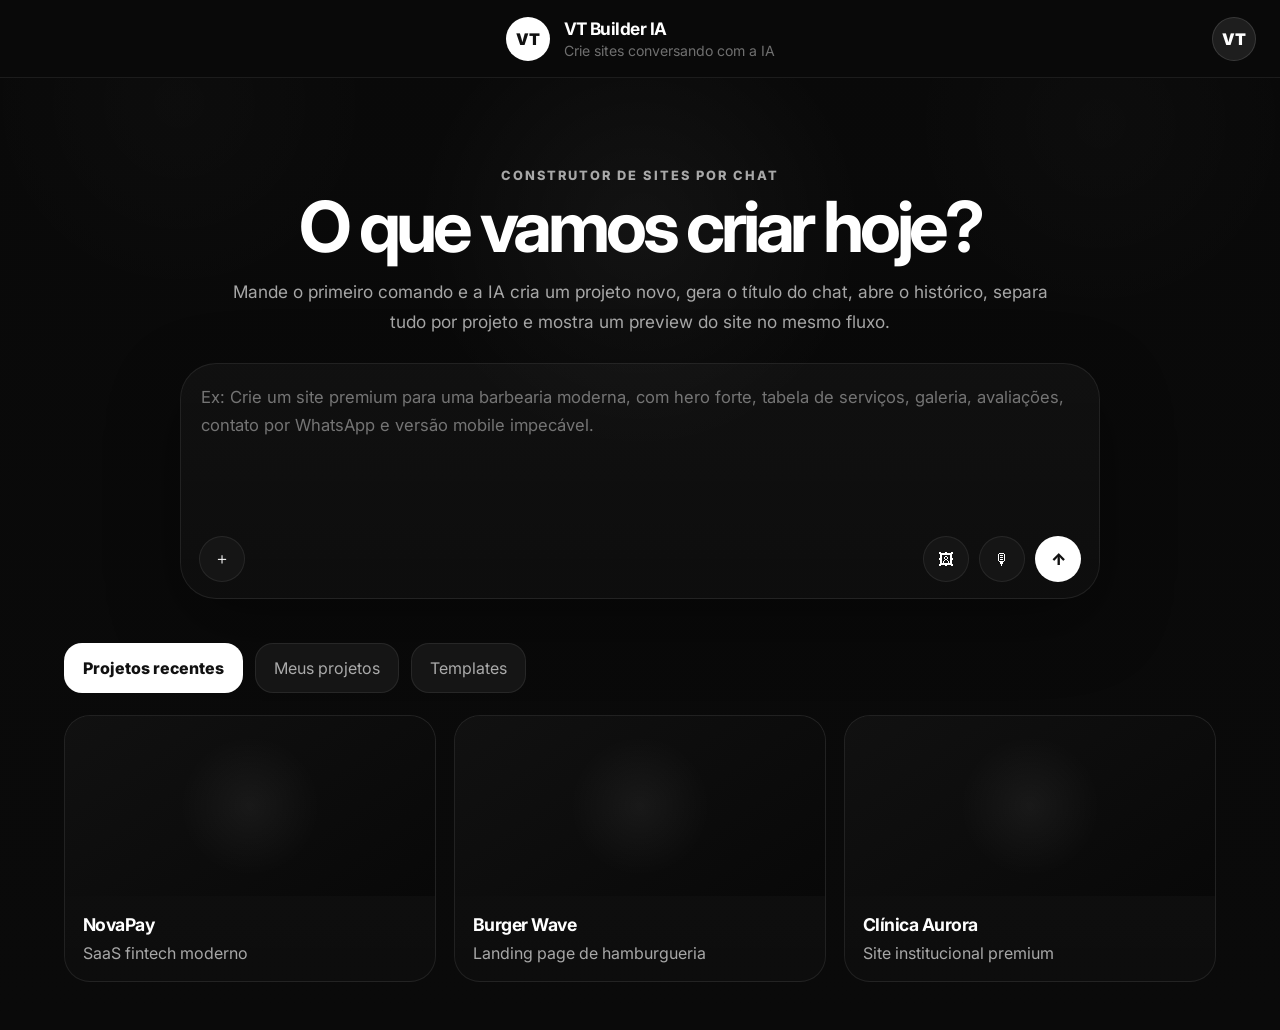
<file: index.html>
<!DOCTYPE html>
<html lang="pt-BR">
<head>
  <meta charset="UTF-8" />
  <meta name="viewport" content="width=device-width, initial-scale=1.0, viewport-fit=cover" />
  <title>VT Builder IA</title>
  <meta name="theme-color" content="#0a0a0a" />
  <link rel="preconnect" href="https://fonts.googleapis.com">
  <link rel="preconnect" href="https://fonts.gstatic.com" crossorigin>
  <link href="https://fonts.googleapis.com/css2?family=Inter:wght@400;500;600;700;800;900&display=swap" rel="stylesheet">
  <link rel="stylesheet" href="styles.css" />
</head>
<body class="dashboard-body">
  <div class="app-shell">
    <header class="topbar">
      <div class="topbar-side">
        <button class="icon-btn mobile-only" id="openDrawerBtn" aria-label="Abrir menu">☰</button>
      </div>

      <div class="brand">
        <div class="brand-badge">VT</div>
        <div class="brand-copy">
          <strong>VT Builder IA</strong>
          <span>Crie sites conversando com a IA</span>
        </div>
      </div>

      <div class="topbar-side right">
        <div class="avatar">VT</div>
      </div>
    </header>

    <aside class="mobile-drawer" id="mobileDrawer">
      <div class="drawer-card">
        <div class="drawer-head">
          <strong>Projetos</strong>
          <button class="icon-btn small" id="closeDrawerBtn" aria-label="Fechar menu">✕</button>
        </div>
        <div class="drawer-list" id="drawerProjectList"></div>
      </div>
    </aside>

    <main class="dashboard-main">
      <section class="hero">
        <div class="hero-copy">
          <p class="eyebrow">Construtor de sites por chat</p>
          <h1>O que vamos criar hoje?</h1>
          <p class="hero-text">
            Mande o primeiro comando e a IA cria um projeto novo, gera o título do chat, abre o histórico,
            separa tudo por projeto e mostra um preview do site no mesmo fluxo.
          </p>
        </div>

        <section class="prompt-panel" aria-label="Criar novo projeto">
          <textarea id="projectPrompt" placeholder="Ex: Crie um site premium para uma barbearia moderna, com hero forte, tabela de serviços, galeria, avaliações, contato por WhatsApp e versão mobile impecável."></textarea>

          <div class="prompt-toolbar">
            <button class="circle-btn subtle" type="button" aria-label="Adicionar anexo">＋</button>

            <div class="prompt-actions">
              <button class="circle-btn subtle" type="button" aria-label="Imagem">🖼</button>
              <button class="circle-btn subtle" type="button" aria-label="Voz">🎙</button>
              <button class="circle-btn send" type="button" id="createProjectBtn" aria-label="Criar projeto">↑</button>
            </div>
          </div>
        </section>
      </section>

      <section class="tab-row">
        <button class="tab is-active" type="button">Projetos recentes</button>
        <button class="tab" type="button">Meus projetos</button>
        <button class="tab" type="button">Templates</button>
      </section>

      <section class="projects-grid" id="projectGrid"></section>
    </main>
  </div>

  <script src="dashboard.js"></script>
</body>
</html>
</file>
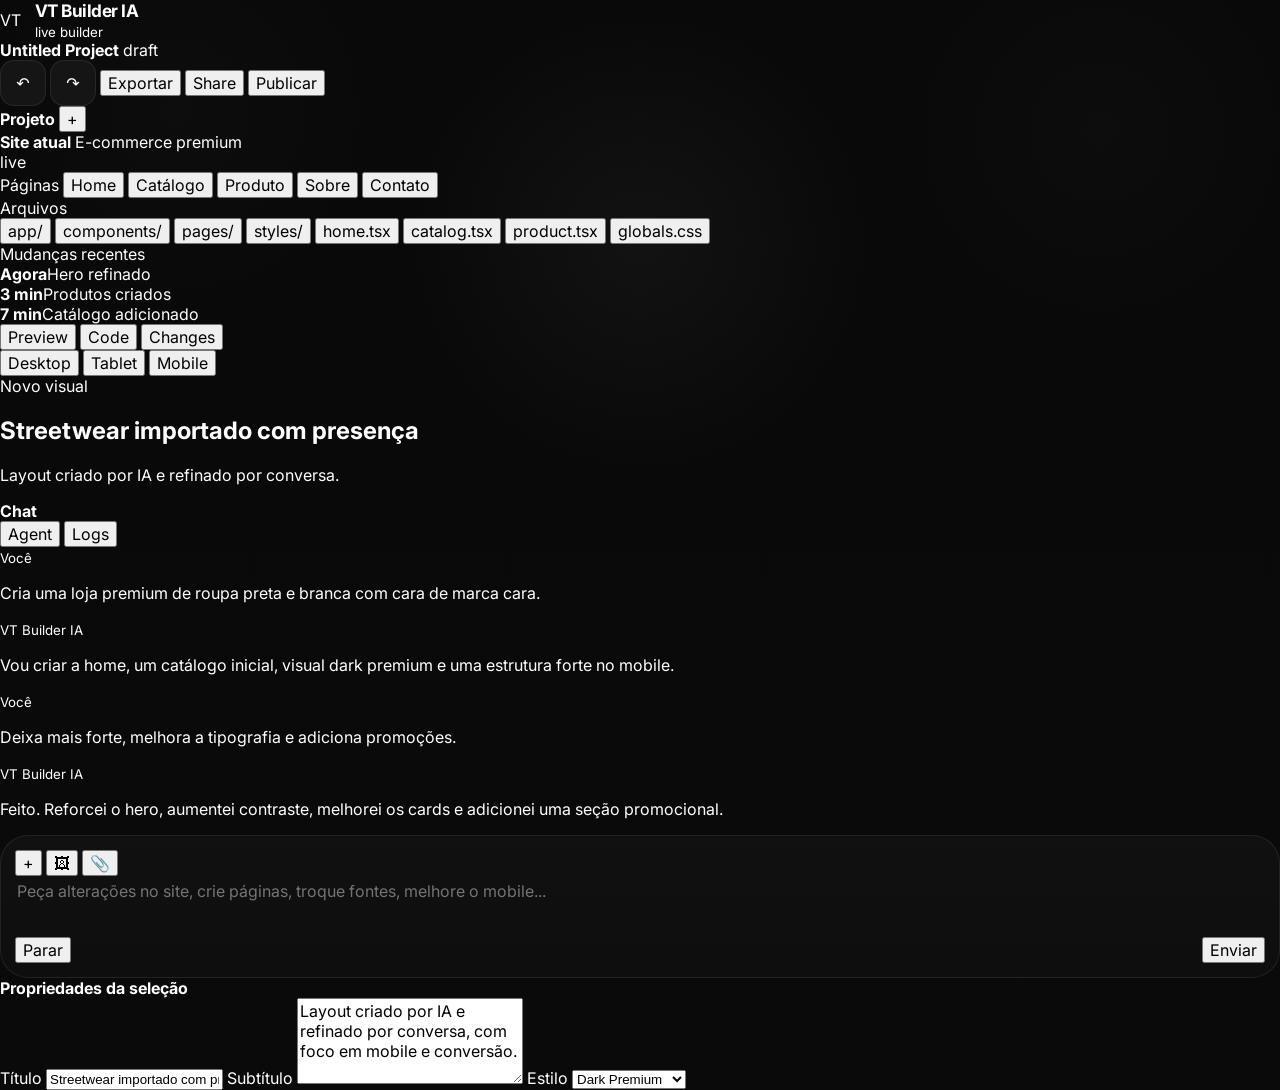
<file: app.html>
<!DOCTYPE html>
<html lang="pt-BR">
<head>
  <meta charset="UTF-8" />
  <meta name="viewport" content="width=device-width, initial-scale=1.0" />
  <title>VT Builder IA — Builder</title>
  <meta name="description" content="Workspace principal do VT Builder IA com chat-first, preview ao vivo, páginas, arquivos e ações de publicar/exportar." />
  <link rel="preconnect" href="https://fonts.googleapis.com">
  <link rel="preconnect" href="https://fonts.gstatic.com" crossorigin>
  <link href="https://fonts.googleapis.com/css2?family=Inter:wght@400;500;600;700;800;900&family=Space+Grotesk:wght@500;700&display=swap" rel="stylesheet">
  <link rel="stylesheet" href="styles.css" />
  <link rel="stylesheet" href="app.css" />
</head>
<body>
  <div class="noise" aria-hidden="true"></div>
  <div class="spotlight" aria-hidden="true"></div>

  <header class="builder-header">
    <div class="builder-top">
      <div class="builder-left">
        <a class="brand compact" href="index.html">
          <span class="brand-mark">VT</span>
          <span class="brand-copy">
            <strong>VT Builder IA</strong>
            <small>live builder</small>
          </span>
        </a>

        <div class="project-pill">
          <b>Untitled Project</b>
          <span>draft</span>
        </div>
      </div>

      <div class="builder-actions">
        <button class="icon-btn">↶</button>
        <button class="icon-btn">↷</button>
        <button class="btn btn-sm btn-outline">Exportar</button>
        <button class="btn btn-sm btn-outline">Share</button>
        <button class="btn btn-sm btn-primary">Publicar</button>
      </div>
    </div>
  </header>

  <main class="builder-main">
    <aside class="panel files-panel">
      <div class="panel-head">
        <strong>Projeto</strong>
        <button class="mini-btn">+</button>
      </div>

      <div class="project-summary">
        <div>
          <b>Site atual</b>
          <span>E-commerce premium</span>
        </div>
        <div class="live-dot">live</div>
      </div>

      <div class="side-group">
        <span class="side-title">Páginas</span>
        <button class="side-item active" data-preview="home">Home</button>
        <button class="side-item" data-preview="catalog">Catálogo</button>
        <button class="side-item" data-preview="product">Produto</button>
        <button class="side-item" data-preview="about">Sobre</button>
        <button class="side-item" data-preview="contact">Contato</button>
      </div>

      <div class="side-group">
        <span class="side-title">Arquivos</span>
        <div class="file-tree">
          <button class="file-item">app/</button>
          <button class="file-item">components/</button>
          <button class="file-item">pages/</button>
          <button class="file-item">styles/</button>
          <button class="file-item active">home.tsx</button>
          <button class="file-item">catalog.tsx</button>
          <button class="file-item">product.tsx</button>
          <button class="file-item">globals.css</button>
        </div>
      </div>

      <div class="side-group">
        <span class="side-title">Mudanças recentes</span>
        <div class="history-list">
          <div class="history-row"><b>Agora</b><span>Hero refinado</span></div>
          <div class="history-row"><b>3 min</b><span>Produtos criados</span></div>
          <div class="history-row"><b>7 min</b><span>Catálogo adicionado</span></div>
        </div>
      </div>
    </aside>

    <section class="preview-panel-main">
      <div class="preview-toolbar">
        <div class="left-tools">
          <button class="toolbar-chip active">Preview</button>
          <button class="toolbar-chip">Code</button>
          <button class="toolbar-chip">Changes</button>
        </div>
        <div class="right-tools">
          <button class="toolbar-chip active">Desktop</button>
          <button class="toolbar-chip">Tablet</button>
          <button class="toolbar-chip">Mobile</button>
        </div>
      </div>

      <div class="preview-wrap">
        <div class="preview-screen active" id="preview-home">
          <div class="mock-site">
            <div class="mock-topbar">
              <div class="mock-logo"></div>
              <div class="mock-menu"></div>
            </div>

            <div class="mock-hero">
              <div class="mock-copy">
                <span class="mock-badge">Novo visual</span>
                <h2>Streetwear importado com presença</h2>
                <p>Layout criado por IA e refinado por conversa.</p>
                <div class="mock-cta-row"><span></span><span></span></div>
              </div>
              <div class="mock-visual"></div>
            </div>

            <div class="mock-categories">
              <div></div><div></div><div></div><div></div>
            </div>

            <div class="mock-products">
              <div></div><div></div><div></div>
            </div>
          </div>
        </div>

        <div class="preview-screen" id="preview-catalog">
          <div class="mock-catalog">
            <div class="mock-filter"></div>
            <div class="mock-catalog-grid">
              <div></div><div></div><div></div><div></div><div></div><div></div>
            </div>
          </div>
        </div>

        <div class="preview-screen" id="preview-product">
          <div class="mock-product-page">
            <div class="mock-product-image"></div>
            <div class="mock-product-info">
              <div class="line xl"></div>
              <div class="line lg"></div>
              <div class="line sm"></div>
              <div class="chips"><span></span><span></span><span></span></div>
              <div class="actions"><div></div><div></div></div>
              <div class="block"></div>
            </div>
          </div>
        </div>

        <div class="preview-screen" id="preview-about">
          <div class="mock-simple-page">
            <div class="hero-box"></div>
            <div class="text-grid"><div></div><div></div><div></div></div>
          </div>
        </div>

        <div class="preview-screen" id="preview-contact">
          <div class="mock-contact-page">
            <div class="contact-large"></div>
            <div class="contact-side"></div>
          </div>
        </div>
      </div>
    </section>

    <aside class="panel chat-panel-main">
      <div class="panel-head">
        <strong>Chat</strong>
        <div class="tabs-inline">
          <button class="small-tab active">Agent</button>
          <button class="small-tab">Logs</button>
        </div>
      </div>

      <div class="chat-scroll" id="chatScroll">
        <div class="chat-bubble user">
          <small>Você</small>
          <p>Cria uma loja premium de roupa preta e branca com cara de marca cara.</p>
        </div>

        <div class="chat-bubble ai">
          <small>VT Builder IA</small>
          <p>Vou criar a home, um catálogo inicial, visual dark premium e uma estrutura forte no mobile.</p>
        </div>

        <div class="chat-bubble user">
          <small>Você</small>
          <p>Deixa mais forte, melhora a tipografia e adiciona promoções.</p>
        </div>

        <div class="chat-bubble ai">
          <small>VT Builder IA</small>
          <p>Feito. Reforcei o hero, aumentei contraste, melhorei os cards e adicionei uma seção promocional.</p>
        </div>
      </div>

      <div class="composer">
        <div class="composer-tools">
          <button class="mini-btn">+</button>
          <button class="mini-btn">🖼</button>
          <button class="mini-btn">📎</button>
        </div>
        <textarea id="chatInput" placeholder="Peça alterações no site, crie páginas, troque fontes, melhore o mobile..."></textarea>
        <div class="composer-actions">
          <button class="btn btn-xs btn-outline">Parar</button>
          <button class="btn btn-xs btn-primary" id="sendBtn">Enviar</button>
        </div>
      </div>

      <div class="panel properties-panel">
        <div class="panel-head inner">
          <strong>Propriedades da seleção</strong>
        </div>

        <div class="prop-list">
          <label class="prop-field">
            <span>Título</span>
            <input type="text" value="Streetwear importado com presença" />
          </label>
          <label class="prop-field">
            <span>Subtítulo</span>
            <textarea rows="4">Layout criado por IA e refinado por conversa, com foco em mobile e conversão.</textarea>
          </label>
          <label class="prop-field">
            <span>Estilo</span>
            <select>
              <option>Dark Premium</option>
              <option>Clean Premium</option>
              <option>Streetwear</option>
            </select>
          </label>
        </div>
      </div>
    </aside>
  </main>

  <script src="main.js"></script>
  <script src="app.js"></script>
</body>
</html>
</file>
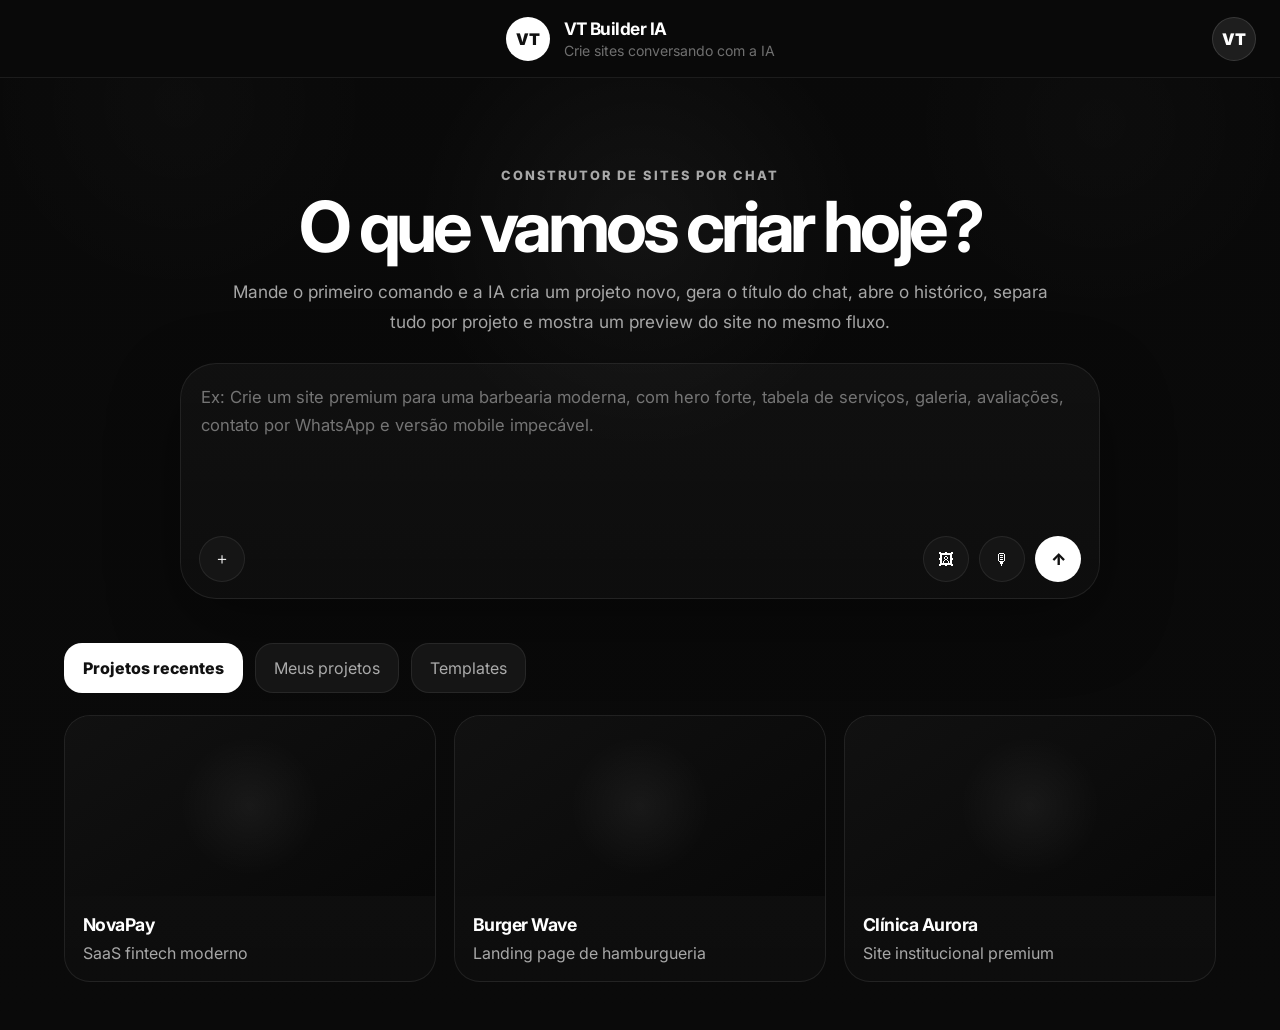
<file: chat.html>
<!DOCTYPE html>
<html lang="pt-BR">
<head>
  <meta charset="UTF-8" />
  <meta name="viewport" content="width=device-width, initial-scale=1.0, viewport-fit=cover" />
  <title>VT Builder IA — Projeto</title>
  <meta name="theme-color" content="#0a0a0a" />
  <link rel="preconnect" href="https://fonts.googleapis.com">
  <link rel="preconnect" href="https://fonts.gstatic.com" crossorigin>
  <link href="https://fonts.googleapis.com/css2?family=Inter:wght@400;500;600;700;800;900&display=swap" rel="stylesheet">
  <link rel="stylesheet" href="styles.css" />
</head>
<body class="chat-body">
  <div class="chat-layout">
    <aside class="sidebar desktop-sidebar">
      <div class="sidebar-head">
        <a href="index.html" class="sidebar-back">←</a>
        <button class="new-project-btn" id="newProjectBtnDesktop" type="button">Novo projeto</button>
      </div>

      <div class="sidebar-section">
        <span class="section-label">Projetos</span>
        <div class="project-list" id="sidebarProjectList"></div>
      </div>

      <div class="sidebar-section">
        <span class="section-label">Arquivos</span>
        <div class="file-list" id="fileListDesktop">
          <button type="button">index.html</button>
          <button type="button">styles.css</button>
          <button type="button">app.js</button>
          <button type="button">components/hero.js</button>
          <button type="button">components/cards.js</button>
        </div>
      </div>
    </aside>

    <aside class="mobile-drawer" id="chatDrawer">
      <div class="drawer-card">
        <div class="drawer-head">
          <strong>Projeto</strong>
          <button class="icon-btn small" id="closeChatDrawerBtn" aria-label="Fechar menu">✕</button>
        </div>

        <div class="sidebar-section">
          <span class="section-label">Projetos</span>
          <div class="project-list" id="mobileProjectList"></div>
        </div>

        <div class="sidebar-section">
          <span class="section-label">Arquivos</span>
          <div class="file-list" id="fileListMobile">
            <button type="button">index.html</button>
            <button type="button">styles.css</button>
            <button type="button">app.js</button>
            <button type="button">components/hero.js</button>
            <button type="button">components/cards.js</button>
          </div>
        </div>

        <button class="new-project-btn full" id="newProjectBtnMobile" type="button">Novo projeto</button>
      </div>
    </aside>

    <main class="chat-main">
      <header class="chat-topbar">
        <div class="chat-topbar-left">
          <button class="icon-btn mobile-only" id="toggleSidebarBtn" aria-label="Abrir barra lateral">☰</button>
          <div>
            <small>Projeto ativo</small>
            <h1 id="chatTitle">Novo Projeto</h1>
          </div>
        </div>

        <div class="chat-topbar-actions">
          <button class="pill-btn" type="button">Código</button>
          <button class="pill-btn" type="button">Deploy</button>
          <button class="pill-btn primary" type="button">Publicar</button>
        </div>
      </header>

      <div class="chat-content">
        <section class="conversation" id="chatHistory"></section>

        <section class="composer-wrap">
          <div class="composer">
            <textarea id="chatInput" rows="1" placeholder="Peça mudanças no site, crie páginas, refine o visual, troque fontes, melhore o mobile..."></textarea>

            <div class="composer-actions">
              <div class="composer-left">
                <button class="circle-btn subtle" type="button">＋</button>
                <button class="circle-btn subtle" type="button">📎</button>
                <button class="circle-btn subtle" type="button">🖼</button>
              </div>

              <button class="circle-btn send" id="sendMessageBtn" type="button">↑</button>
            </div>
          </div>
        </section>
      </div>
    </main>

    <aside class="preview-panel">
      <div class="preview-head">
        <strong>Preview ao vivo</strong>
        <div class="preview-modes">
          <button class="mode-btn is-active" type="button">Desktop</button>
          <button class="mode-btn" type="button">Mobile</button>
        </div>
      </div>

      <div class="browser-frame">
        <div class="browser-dots">
          <span></span><span></span><span></span>
        </div>

        <div class="site-canvas">
          <div class="site-header">
            <div class="site-logo"></div>
            <div class="site-nav"></div>
          </div>

          <div class="site-hero">
            <div class="site-copy-card">
              <span class="site-chip">Preview inicial</span>
              <h2 id="previewTitle">Seu site está sendo construído</h2>
              <p id="previewDesc">A primeira versão aparece aqui e evolui conforme a conversa continua.</p>
              <div class="site-buttons">
                <span></span>
                <span></span>
              </div>
            </div>

            <div class="site-visual-card"></div>
          </div>

          <div class="site-grid">
            <div></div>
            <div></div>
            <div></div>
          </div>

          <div class="site-strip"></div>
        </div>
      </div>
    </aside>
  </div>

  <script src="chat.js"></script>
</body>
</html>
</file>
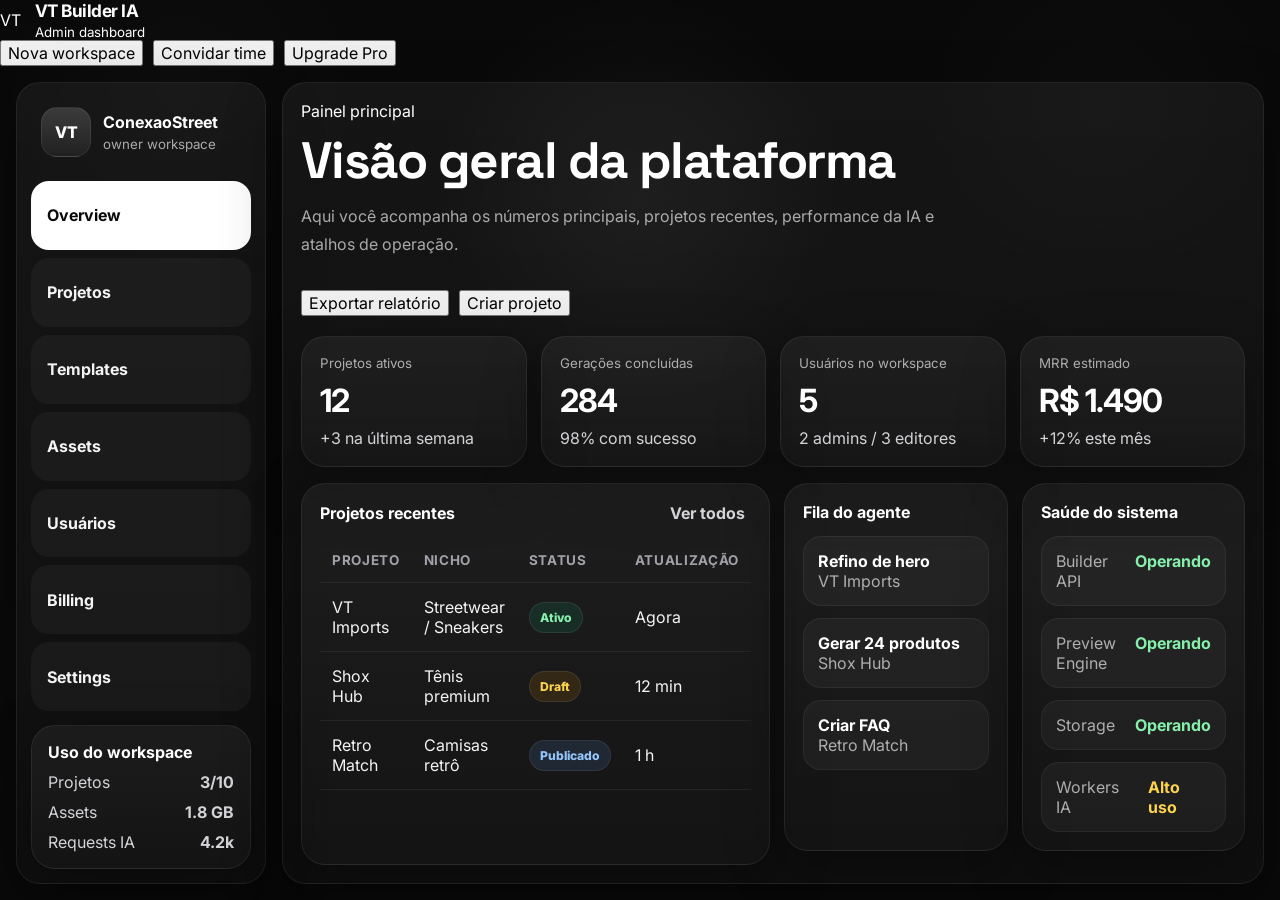
<file: dashboard.html>
<!DOCTYPE html>
<html lang="pt-BR">
<head>
  <meta charset="UTF-8" />
  <meta name="viewport" content="width=device-width, initial-scale=1.0" />
  <title>VT Builder IA — Admin Dashboard</title>
  <meta name="description" content="Painel admin do VT Builder IA com projetos, templates, billing, assets, usuários e configurações globais." />
  <link rel="preconnect" href="https://fonts.googleapis.com">
  <link rel="preconnect" href="https://fonts.gstatic.com" crossorigin>
  <link href="https://fonts.googleapis.com/css2?family=Inter:wght@400;500;600;700;800;900&family=Space+Grotesk:wght@500;700&display=swap" rel="stylesheet">
  <link rel="stylesheet" href="styles.css" />
  <link rel="stylesheet" href="dashboard.css" />
</head>
<body>
  <div class="noise" aria-hidden="true"></div>
  <div class="spotlight" aria-hidden="true"></div>

  <header class="header">
    <div class="container nav">
      <a href="index.html" class="brand">
        <span class="brand-mark">VT</span>
        <span class="brand-copy">
          <strong>VT Builder IA</strong>
          <small>Admin dashboard</small>
        </span>
      </a>

      <div class="dashboard-top-actions">
        <button class="btn btn-sm btn-outline">Nova workspace</button>
        <button class="btn btn-sm btn-outline">Convidar time</button>
        <button class="btn btn-sm btn-primary">Upgrade Pro</button>
      </div>
    </div>
  </header>

  <main class="dash-main">
    <div class="dash-layout">
      <aside class="dash-sidebar">
        <div class="side-brand">
          <div class="side-user">
            <div class="avatar">VT</div>
            <div>
              <strong>ConexaoStreet</strong>
              <small>owner workspace</small>
            </div>
          </div>
        </div>

        <nav class="side-nav">
          <button class="nav-item active" data-panel="overview">Overview</button>
          <button class="nav-item" data-panel="projects">Projetos</button>
          <button class="nav-item" data-panel="templates">Templates</button>
          <button class="nav-item" data-panel="assets">Assets</button>
          <button class="nav-item" data-panel="users">Usuários</button>
          <button class="nav-item" data-panel="billing">Billing</button>
          <button class="nav-item" data-panel="settings">Settings</button>
        </nav>

        <div class="side-footer">
          <div class="usage-card">
            <strong>Uso do workspace</strong>
            <div class="usage-line"><span>Projetos</span><b>3/10</b></div>
            <div class="usage-line"><span>Assets</span><b>1.8 GB</b></div>
            <div class="usage-line"><span>Requests IA</span><b>4.2k</b></div>
          </div>
        </div>
      </aside>

      <section class="dash-content">
        <div class="dash-panel active" id="panel-overview">
          <div class="panel-head">
            <div>
              <span class="kicker">Painel principal</span>
              <h1>Visão geral da plataforma</h1>
              <p>Aqui você acompanha os números principais, projetos recentes, performance da IA e atalhos de operação.</p>
            </div>
            <div class="head-actions">
              <button class="btn btn-sm btn-outline">Exportar relatório</button>
              <button class="btn btn-sm btn-primary">Criar projeto</button>
            </div>
          </div>

          <div class="stats-grid">
            <article class="metric-card">
              <small>Projetos ativos</small>
              <strong>12</strong>
              <span>+3 na última semana</span>
            </article>
            <article class="metric-card">
              <small>Gerações concluídas</small>
              <strong>284</strong>
              <span>98% com sucesso</span>
            </article>
            <article class="metric-card">
              <small>Usuários no workspace</small>
              <strong>5</strong>
              <span>2 admins / 3 editores</span>
            </article>
            <article class="metric-card">
              <small>MRR estimado</small>
              <strong>R$ 1.490</strong>
              <span>+12% este mês</span>
            </article>
          </div>

          <div class="overview-grid">
            <article class="panel-card large">
              <div class="card-head">
                <strong>Projetos recentes</strong>
                <button class="ghost-link">Ver todos</button>
              </div>
              <div class="table-wrap">
                <table>
                  <thead>
                    <tr>
                      <th>Projeto</th>
                      <th>Nicho</th>
                      <th>Status</th>
                      <th>Atualização</th>
                    </tr>
                  </thead>
                  <tbody>
                    <tr>
                      <td>VT Imports</td>
                      <td>Streetwear / Sneakers</td>
                      <td><span class="status active">Ativo</span></td>
                      <td>Agora</td>
                    </tr>
                    <tr>
                      <td>Shox Hub</td>
                      <td>Tênis premium</td>
                      <td><span class="status draft">Draft</span></td>
                      <td>12 min</td>
                    </tr>
                    <tr>
                      <td>Retro Match</td>
                      <td>Camisas retrô</td>
                      <td><span class="status published">Publicado</span></td>
                      <td>1 h</td>
                    </tr>
                  </tbody>
                </table>
              </div>
            </article>

            <article class="panel-card">
              <div class="card-head">
                <strong>Fila do agente</strong>
              </div>
              <div class="stack-list">
                <div class="stack-item">
                  <b>Refino de hero</b>
                  <span>VT Imports</span>
                </div>
                <div class="stack-item">
                  <b>Gerar 24 produtos</b>
                  <span>Shox Hub</span>
                </div>
                <div class="stack-item">
                  <b>Criar FAQ</b>
                  <span>Retro Match</span>
                </div>
              </div>
            </article>

            <article class="panel-card">
              <div class="card-head">
                <strong>Saúde do sistema</strong>
              </div>
              <div class="health-list">
                <div><span>Builder API</span><b class="ok">Operando</b></div>
                <div><span>Preview Engine</span><b class="ok">Operando</b></div>
                <div><span>Storage</span><b class="ok">Operando</b></div>
                <div><span>Workers IA</span><b class="warn">Alto uso</b></div>
              </div>
            </article>
          </div>
        </div>

        <div class="dash-panel" id="panel-projects">
          <div class="panel-head">
            <div>
              <span class="kicker">Projetos</span>
              <h1>Todos os projetos do workspace</h1>
              <p>Gerencie lojas, status, nicho, dono do projeto e última atualização.</p>
            </div>
          </div>

          <div class="projects-grid">
            <article class="project-card">
              <div class="project-cover dark"></div>
              <div class="project-meta">
                <strong>VT Imports</strong>
                <span>Streetwear premium</span>
                <div class="project-tags"><em>Ativo</em><em>Mobile-first</em></div>
              </div>
            </article>
            <article class="project-card">
              <div class="project-cover blue"></div>
              <div class="project-meta">
                <strong>Shox Hub</strong>
                <span>Sneakers launch</span>
                <div class="project-tags"><em>Draft</em><em>Catalog</em></div>
              </div>
            </article>
            <article class="project-card">
              <div class="project-cover green"></div>
              <div class="project-meta">
                <strong>Retro Match</strong>
                <span>Football lifestyle</span>
                <div class="project-tags"><em>Publicado</em><em>WhatsApp</em></div>
              </div>
            </article>
          </div>
        </div>

        <div class="dash-panel" id="panel-templates">
          <div class="panel-head">
            <div>
              <span class="kicker">Templates</span>
              <h1>Biblioteca visual</h1>
              <p>Modelos base usados pela IA para reduzir erros e acelerar o resultado.</p>
            </div>
          </div>

          <div class="template-admin-grid">
            <article class="template-admin-card">
              <div class="admin-thumb black"></div>
              <strong>Streetwear Dark</strong>
              <span>Preto, branco, hero forte</span>
            </article>
            <article class="template-admin-card">
              <div class="admin-thumb gray"></div>
              <strong>Sneaker Launch</strong>
              <span>Cards premium e lançamentos</span>
            </article>
            <article class="template-admin-card">
              <div class="admin-thumb mixed"></div>
              <strong>Football Lifestyle</strong>
              <span>Camisas, promoções e banners</span>
            </article>
          </div>
        </div>

        <div class="dash-panel" id="panel-assets">
          <div class="panel-head">
            <div>
              <span class="kicker">Assets</span>
              <h1>Biblioteca de mídia</h1>
              <p>Organize logos, banners, imagens de categoria e arquivos visuais.</p>
            </div>
          </div>

          <div class="assets-grid">
            <div class="asset-box"></div>
            <div class="asset-box"></div>
            <div class="asset-box"></div>
            <div class="asset-box"></div>
            <div class="asset-box"></div>
            <div class="asset-box"></div>
          </div>
        </div>

        <div class="dash-panel" id="panel-users">
          <div class="panel-head">
            <div>
              <span class="kicker">Usuários</span>
              <h1>Time e permissões</h1>
              <p>Controle acesso de owner, admins, editores e suporte.</p>
            </div>
          </div>

          <div class="table-wrap">
            <table>
              <thead>
                <tr>
                  <th>Nome</th>
                  <th>Perfil</th>
                  <th>Status</th>
                  <th>Último acesso</th>
                </tr>
              </thead>
              <tbody>
                <tr>
                  <td>ConexaoStreet</td>
                  <td>Owner</td>
                  <td><span class="status active">Ativo</span></td>
                  <td>Agora</td>
                </tr>
                <tr>
                  <td>Editor One</td>
                  <td>Editor</td>
                  <td><span class="status published">Ativo</span></td>
                  <td>35 min</td>
                </tr>
                <tr>
                  <td>Support IA</td>
                  <td>Support</td>
                  <td><span class="status draft">Convidado</span></td>
                  <td>-</td>
                </tr>
              </tbody>
            </table>
          </div>
        </div>

        <div class="dash-panel" id="panel-billing">
          <div class="panel-head">
            <div>
              <span class="kicker">Billing</span>
              <h1>Plano, uso e cobrança</h1>
              <p>Visual preparado para assinaturas, consumo de IA e upgrade de workspace.</p>
            </div>
          </div>

          <div class="billing-grid">
            <article class="panel-card">
              <strong>Plano atual</strong>
              <h3>Pro Workspace</h3>
              <p>Projetos ilimitados, templates premium e 10k requests IA / mês.</p>
              <button class="btn btn-sm btn-primary">Gerenciar plano</button>
            </article>
            <article class="panel-card">
              <strong>Consumo atual</strong>
              <div class="billing-bars">
                <div><span>Requests IA</span><b>4.2k / 10k</b></div>
                <div class="bar"><i style="width:42%"></i></div>
                <div><span>Storage</span><b>1.8 GB / 10 GB</b></div>
                <div class="bar"><i style="width:18%"></i></div>
              </div>
            </article>
          </div>
        </div>

        <div class="dash-panel" id="panel-settings">
          <div class="panel-head">
            <div>
              <span class="kicker">Settings</span>
              <h1>Configurações globais</h1>
              <p>Branding do builder, envs visuais, domínio, e-mail e preferências do workspace.</p>
            </div>
          </div>

          <div class="settings-grid">
            <label class="setting-field">
              <span>Nome do workspace</span>
              <input type="text" value="VT Builder IA" />
            </label>
            <label class="setting-field">
              <span>E-mail principal</span>
              <input type="email" value="vtimportspb@gmail.com" />
            </label>
            <label class="setting-field">
              <span>Subdomínio</span>
              <input type="text" value="builder.vtimports" />
            </label>
            <label class="setting-field">
              <span>Tema base</span>
              <select>
                <option>Dark premium</option>
                <option>Graphite</option>
                <option>Light clean</option>
              </select>
            </label>
          </div>
        </div>
      </section>
    </div>
  </main>

  <script src="app.js"></script>
  <script src="dashboard.js"></script>
</body>
</html>
</file>
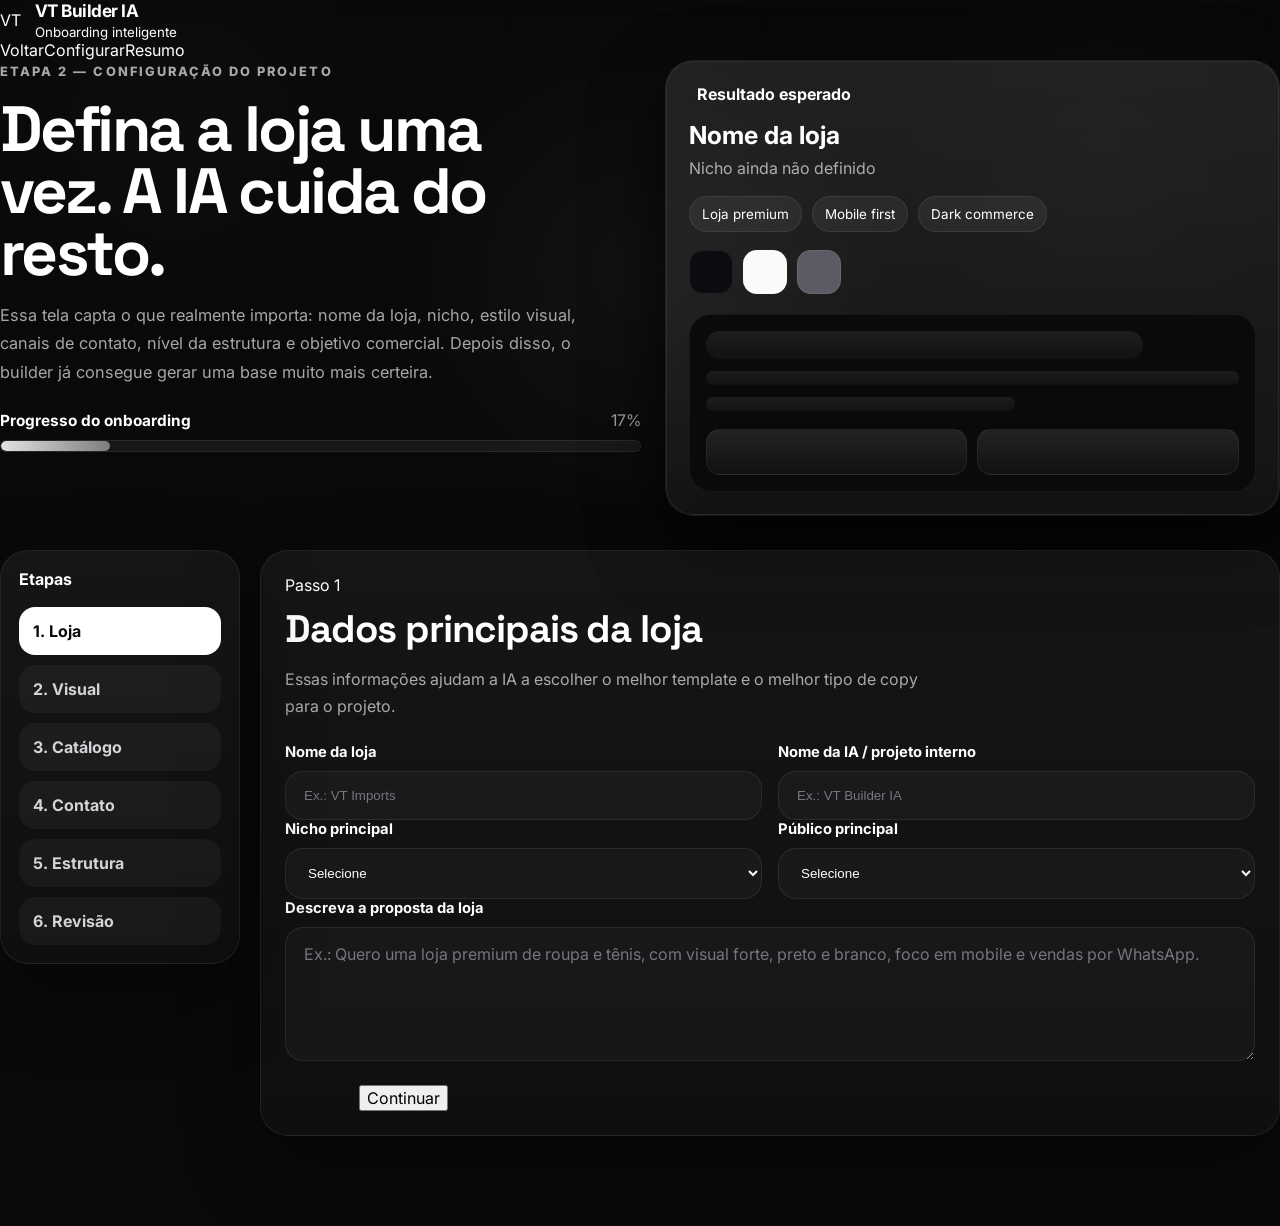
<file: onboarding.html>
<!DOCTYPE html>
<html lang="pt-BR">
<head>
  <meta charset="UTF-8" />
  <meta name="viewport" content="width=device-width, initial-scale=1.0" />
  <title>VT Builder IA — Onboarding</title>
  <meta name="description" content="Onboarding premium do VT Builder IA para configurar nome da loja, nicho, identidade visual, contatos e objetivo do projeto." />
  <link rel="preconnect" href="https://fonts.googleapis.com">
  <link rel="preconnect" href="https://fonts.gstatic.com" crossorigin>
  <link href="https://fonts.googleapis.com/css2?family=Inter:wght@400;500;600;700;800;900&family=Space+Grotesk:wght@500;700&display=swap" rel="stylesheet">
  <link rel="stylesheet" href="styles.css" />
  <link rel="stylesheet" href="onboarding.css" />
</head>
<body>
  <div class="noise" aria-hidden="true"></div>
  <div class="spotlight" aria-hidden="true"></div>

  <header class="header">
    <div class="container nav">
      <a href="index.html" class="brand">
        <span class="brand-mark">VT</span>
        <span class="brand-copy">
          <strong>VT Builder IA</strong>
          <small>Onboarding inteligente</small>
        </span>
      </a>

      <nav class="nav-links desktop-only">
        <a href="index.html">Voltar</a>
        <a href="#form">Configurar</a>
        <a href="#summary">Resumo</a>
      </nav>
    </div>
  </header>

  <main class="onboarding-main">
    <section class="section onboarding-hero">
      <div class="container onboarding-top">
        <div class="onboarding-copy reveal is-visible">
          <span class="eyebrow">
            <span class="pulse"></span>
            Etapa 2 — Configuração do projeto
          </span>
          <h1>Defina a loja uma vez. A IA cuida do resto.</h1>
          <p>
            Essa tela capta o que realmente importa: nome da loja, nicho, estilo visual,
            canais de contato, nível da estrutura e objetivo comercial. Depois disso,
            o builder já consegue gerar uma base muito mais certeira.
          </p>

          <div class="progress-wrap">
            <div class="progress-head">
              <strong>Progresso do onboarding</strong>
              <span id="progressLabel">22%</span>
            </div>
            <div class="progress-bar">
              <span id="progressBar"></span>
            </div>
          </div>
        </div>

        <div class="quick-preview reveal is-visible">
          <div class="quick-card">
            <div class="quick-head">
              <span class="dot live"></span>
              Resultado esperado
            </div>
            <div class="quick-body">
              <h3 id="previewStoreName">Nome da loja</h3>
              <p id="previewStoreNiche">Nicho ainda não definido</p>

              <div class="preview-pills" id="previewPills">
                <span>Loja premium</span>
                <span>Mobile first</span>
              </div>

              <div class="preview-palette">
                <span data-color="Preto"></span>
                <span data-color="Branco"></span>
                <span data-color="Cinza"></span>
              </div>

              <div class="preview-mini-window">
                <div class="mini-line lg"></div>
                <div class="mini-line"></div>
                <div class="mini-line sm"></div>
                <div class="mini-btn-row">
                  <div></div>
                  <div></div>
                </div>
              </div>
            </div>
          </div>
        </div>
      </div>
    </section>

    <section class="section onboarding-body" id="form">
      <div class="container onboarding-grid">
        <aside class="step-sidebar">
          <div class="step-box">
            <strong>Etapas</strong>
            <button class="step-link active" data-step="1">1. Loja</button>
            <button class="step-link" data-step="2">2. Visual</button>
            <button class="step-link" data-step="3">3. Catálogo</button>
            <button class="step-link" data-step="4">4. Contato</button>
            <button class="step-link" data-step="5">5. Estrutura</button>
            <button class="step-link" data-step="6">6. Revisão</button>
          </div>
        </aside>

        <section class="form-shell">
          <form id="builderForm" class="builder-form">
            <div class="form-step active" data-step="1">
              <div class="step-title">
                <span class="kicker">Passo 1</span>
                <h2>Dados principais da loja</h2>
                <p>Essas informações ajudam a IA a escolher o melhor template e o melhor tipo de copy para o projeto.</p>
              </div>

              <div class="field-grid two">
                <label class="field">
                  <span>Nome da loja</span>
                  <input type="text" name="storeName" placeholder="Ex.: VT Imports" />
                </label>

                <label class="field">
                  <span>Nome da IA / projeto interno</span>
                  <input type="text" name="projectName" placeholder="Ex.: VT Builder IA" />
                </label>
              </div>

              <div class="field-grid two">
                <label class="field">
                  <span>Nicho principal</span>
                  <select name="niche">
                    <option value="">Selecione</option>
                    <option>Streetwear</option>
                    <option>Sneakers</option>
                    <option>Roupas importadas</option>
                    <option>Camisas de time</option>
                    <option>Loja mista de roupas e tênis</option>
                  </select>
                </label>

                <label class="field">
                  <span>Público principal</span>
                  <select name="audience">
                    <option value="">Selecione</option>
                    <option>Jovem streetwear</option>
                    <option>Clientes de sneakers premium</option>
                    <option>Público geral com foco em moda</option>
                    <option>Futebol lifestyle</option>
                    <option>Vendas via Instagram e WhatsApp</option>
                  </select>
                </label>
              </div>

              <label class="field">
                <span>Descreva a proposta da loja</span>
                <textarea name="storeIdea" rows="5" placeholder="Ex.: Quero uma loja premium de roupa e tênis, com visual forte, preto e branco, foco em mobile e vendas por WhatsApp."></textarea>
              </label>
            </div>

            <div class="form-step" data-step="2">
              <div class="step-title">
                <span class="kicker">Passo 2</span>
                <h2>Visual e identidade</h2>
                <p>Quanto mais certo ficar esse bloco, mais bonita a primeira versão da home e do catálogo tende a sair.</p>
              </div>

              <div class="field-grid two">
                <label class="field">
                  <span>Estilo visual</span>
                  <select name="visualStyle">
                    <option value="">Selecione</option>
                    <option>Streetwear premium</option>
                    <option>Luxo minimalista</option>
                    <option>Dark commerce</option>
                    <option>Esportivo premium</option>
                    <option>Hype / importado</option>
                  </select>
                </label>

                <label class="field">
                  <span>Tom do layout</span>
                  <select name="tone">
                    <option value="">Selecione</option>
                    <option>Escuro e forte</option>
                    <option>Escuro e elegante</option>
                    <option>Contraste alto</option>
                    <option>Premium clean</option>
                  </select>
                </label>
              </div>

              <div class="palette-group">
                <span class="field-label">Paleta principal</span>
                <div class="palette-options">
                  <label class="palette-option"><input type="checkbox" name="palette" value="Preto" checked><span>Preto</span></label>
                  <label class="palette-option"><input type="checkbox" name="palette" value="Branco" checked><span>Branco</span></label>
                  <label class="palette-option"><input type="checkbox" name="palette" value="Cinza" checked><span>Cinza</span></label>
                  <label class="palette-option"><input type="checkbox" name="palette" value="Laranja"><span>Laranja</span></label>
                  <label class="palette-option"><input type="checkbox" name="palette" value="Azul escuro"><span>Azul escuro</span></label>
                  <label class="palette-option"><input type="checkbox" name="palette" value="Prata"><span>Prata</span></label>
                </div>
              </div>

              <label class="field">
                <span>Detalhes visuais importantes</span>
                <textarea name="visualNotes" rows="4" placeholder="Ex.: Quero botões fortes, cards premium, hero impactante, aparência de loja cara e banners com cara de campanha real."></textarea>
              </label>
            </div>

            <div class="form-step" data-step="3">
              <div class="step-title">
                <span class="kicker">Passo 3</span>
                <h2>Catálogo e produtos iniciais</h2>
                <p>Defina o que a IA já deve cadastrar de cara para deixar a loja com mais cara de operação real.</p>
              </div>

              <div class="field-grid two">
                <label class="field">
                  <span>Categorias principais</span>
                  <textarea name="categories" rows="5" placeholder="Ex.: Air Max TN, Nike Shox, Nike Tech, Camisetas, Camisas de time, Promoções"></textarea>
                </label>

                <label class="field">
                  <span>Produtos de exemplo</span>
                  <textarea name="exampleProducts" rows="5" placeholder="Ex.: Air Max TN Preto, Nike Shox TL Branco, Nike Tech Fleece Preto..."></textarea>
                </label>
              </div>

              <div class="field-grid three">
                <label class="field">
                  <span>Faixa de preço</span>
                  <select name="priceRange">
                    <option value="">Selecione</option>
                    <option>Popular</option>
                    <option>Médio premium</option>
                    <option>Premium</option>
                    <option>Misto</option>
                  </select>
                </label>

                <label class="field">
                  <span>Mostrar promoções?</span>
                  <select name="promotions">
                    <option value="">Selecione</option>
                    <option>Sim, com destaque forte</option>
                    <option>Sim, mas discreto</option>
                    <option>Não por enquanto</option>
                  </select>
                </label>

                <label class="field">
                  <span>Modo de venda</span>
                  <select name="salesMode">
                    <option value="">Selecione</option>
                    <option>Catálogo com WhatsApp</option>
                    <option>Carrinho e checkout</option>
                    <option>Os dois</option>
                  </select>
                </label>
              </div>
            </div>

            <div class="form-step" data-step="4">
              <div class="step-title">
                <span class="kicker">Passo 4</span>
                <h2>Contatos e canais</h2>
                <p>Esses dados serão usados no header, rodapé, WhatsApp flutuante, checkout e chamadas de suporte.</p>
              </div>

              <div class="field-grid two">
                <label class="field">
                  <span>WhatsApp</span>
                  <input type="text" name="whatsapp" placeholder="Ex.: 11 919730067" />
                </label>

                <label class="field">
                  <span>E-mail</span>
                  <input type="email" name="email" placeholder="Ex.: vtimportspb@gmail.com" />
                </label>
              </div>

              <div class="field-grid two">
                <label class="field">
                  <span>Instagram</span>
                  <input type="text" name="instagram" placeholder="Ex.: @vtimports" />
                </label>

                <label class="field">
                  <span>Cidade / região</span>
                  <input type="text" name="region" placeholder="Ex.: Guarulhos - SP" />
                </label>
              </div>

              <label class="field">
                <span>Mensagem padrão do WhatsApp</span>
                <textarea name="waMessage" rows="4" placeholder="Ex.: Olá! Vim pelo site e quero mais informações sobre os produtos."></textarea>
              </label>
            </div>

            <div class="form-step" data-step="5">
              <div class="step-title">
                <span class="kicker">Passo 5</span>
                <h2>Estrutura desejada</h2>
                <p>Marque o que o builder já deve preparar na primeira versão do projeto.</p>
              </div>

              <div class="check-grid">
                <label class="check-card"><input type="checkbox" name="structure" value="Home premium" checked><span>Home premium</span></label>
                <label class="check-card"><input type="checkbox" name="structure" value="Catálogo" checked><span>Catálogo</span></label>
                <label class="check-card"><input type="checkbox" name="structure" value="Página de produto" checked><span>Página de produto</span></label>
                <label class="check-card"><input type="checkbox" name="structure" value="Carrinho" checked><span>Carrinho</span></label>
                <label class="check-card"><input type="checkbox" name="structure" value="Checkout" checked><span>Checkout</span></label>
                <label class="check-card"><input type="checkbox" name="structure" value="Contato" checked><span>Contato</span></label>
                <label class="check-card"><input type="checkbox" name="structure" value="Admin básico" checked><span>Admin básico</span></label>
                <label class="check-card"><input type="checkbox" name="structure" value="FAQ"><span>FAQ</span></label>
                <label class="check-card"><input type="checkbox" name="structure" value="Políticas"><span>Políticas</span></label>
                <label class="check-card"><input type="checkbox" name="structure" value="Integração Supabase"><span>Integração Supabase</span></label>
              </div>

              <label class="field">
                <span>Objetivo principal do projeto</span>
                <textarea name="goal" rows="4" placeholder="Ex.: Quero uma loja linda, forte no mobile, pronta para vender por WhatsApp e com estrutura para crescer depois."></textarea>
              </label>
            </div>

            <div class="form-step" data-step="6" id="summary">
              <div class="step-title">
                <span class="kicker">Passo 6</span>
                <h2>Revisão final</h2>
                <p>Esse resumo simula o payload que iria para a IA gerar a primeira versão da loja.</p>
              </div>

              <div class="summary-card">
                <pre id="summaryOutput">Preencha os campos para gerar o resumo do projeto.</pre>
              </div>

              <div class="summary-actions">
                <button type="button" class="btn btn-outline" id="copySummary">Copiar resumo</button>
                <button type="submit" class="btn btn-primary">Gerar projeto</button>
              </div>
            </div>

            <div class="form-actions">
              <button type="button" class="btn btn-ghost" id="prevStep">Voltar</button>
              <button type="button" class="btn btn-primary" id="nextStep">Continuar</button>
            </div>
          </form>
        </section>
      </div>
    </section>
  </main>

  <script src="app.js"></script>
  <script src="onboarding.js"></script>
</body>
</html>
</file>
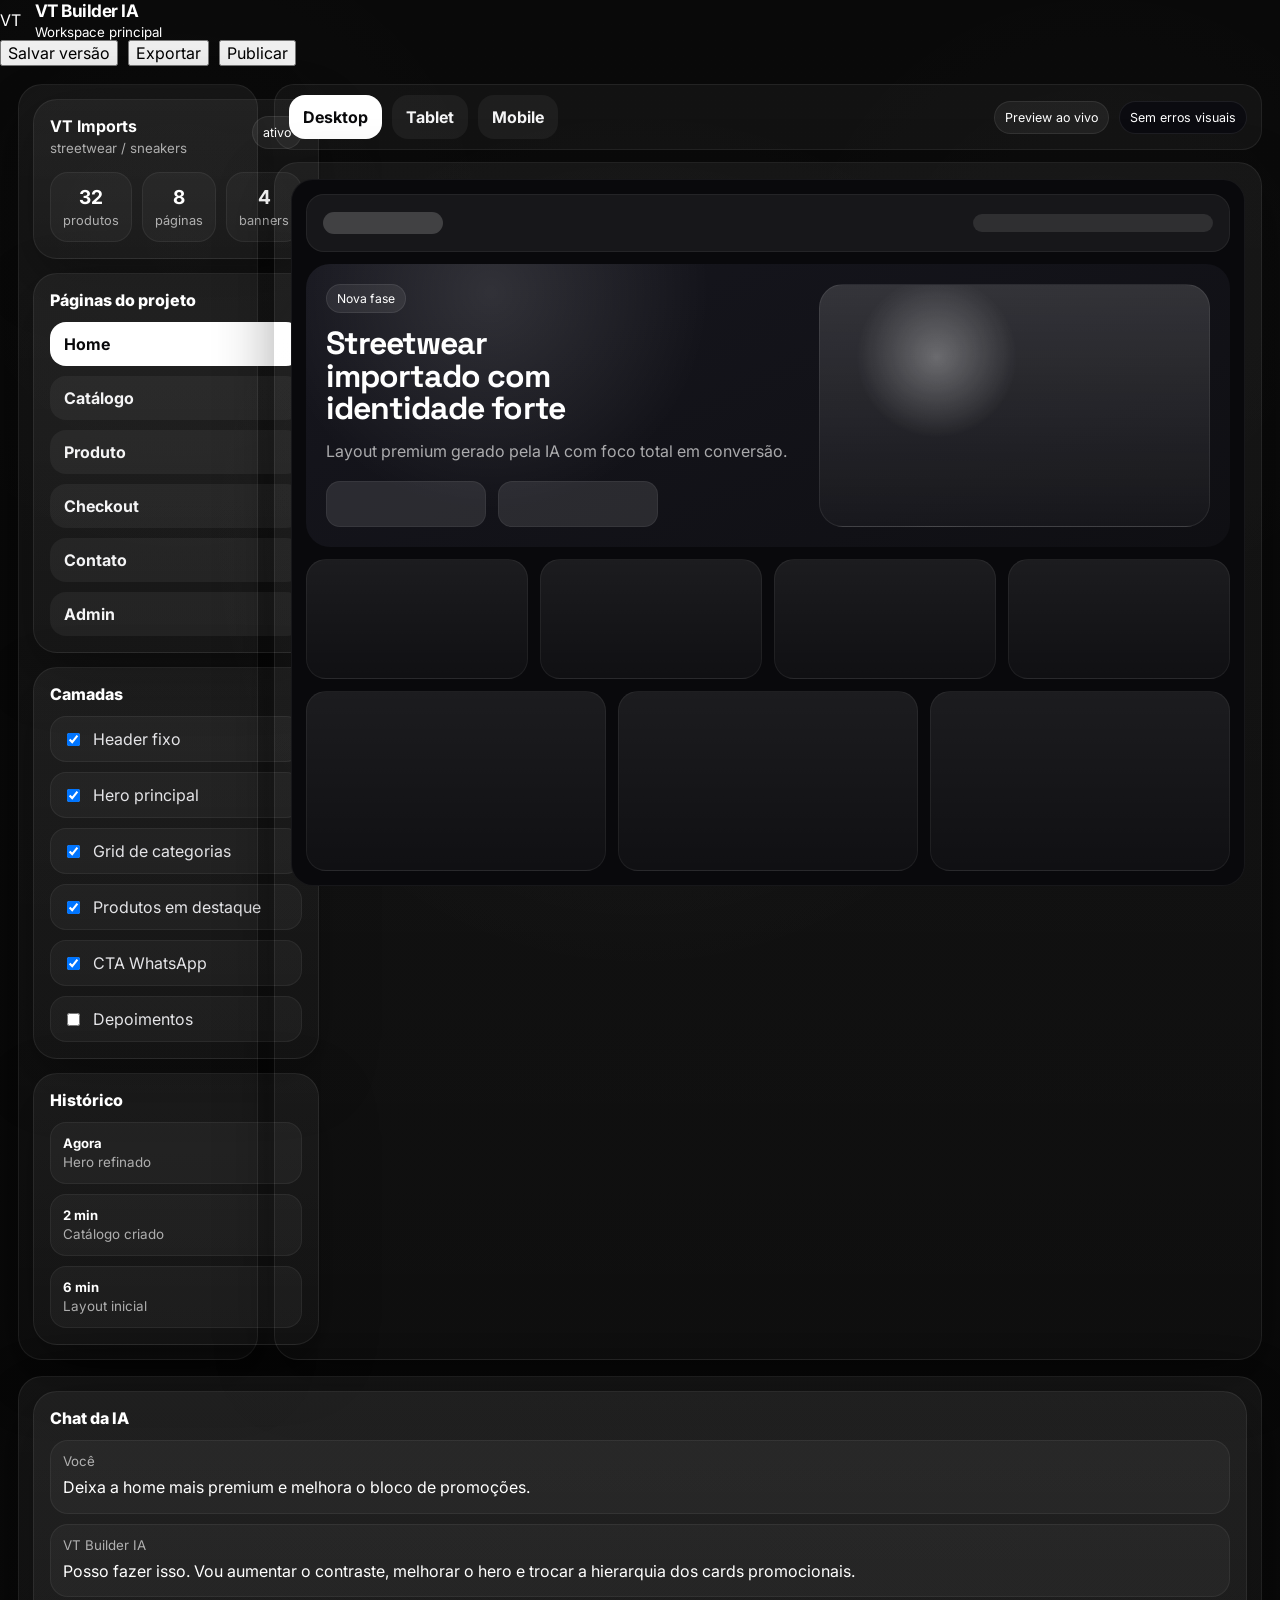
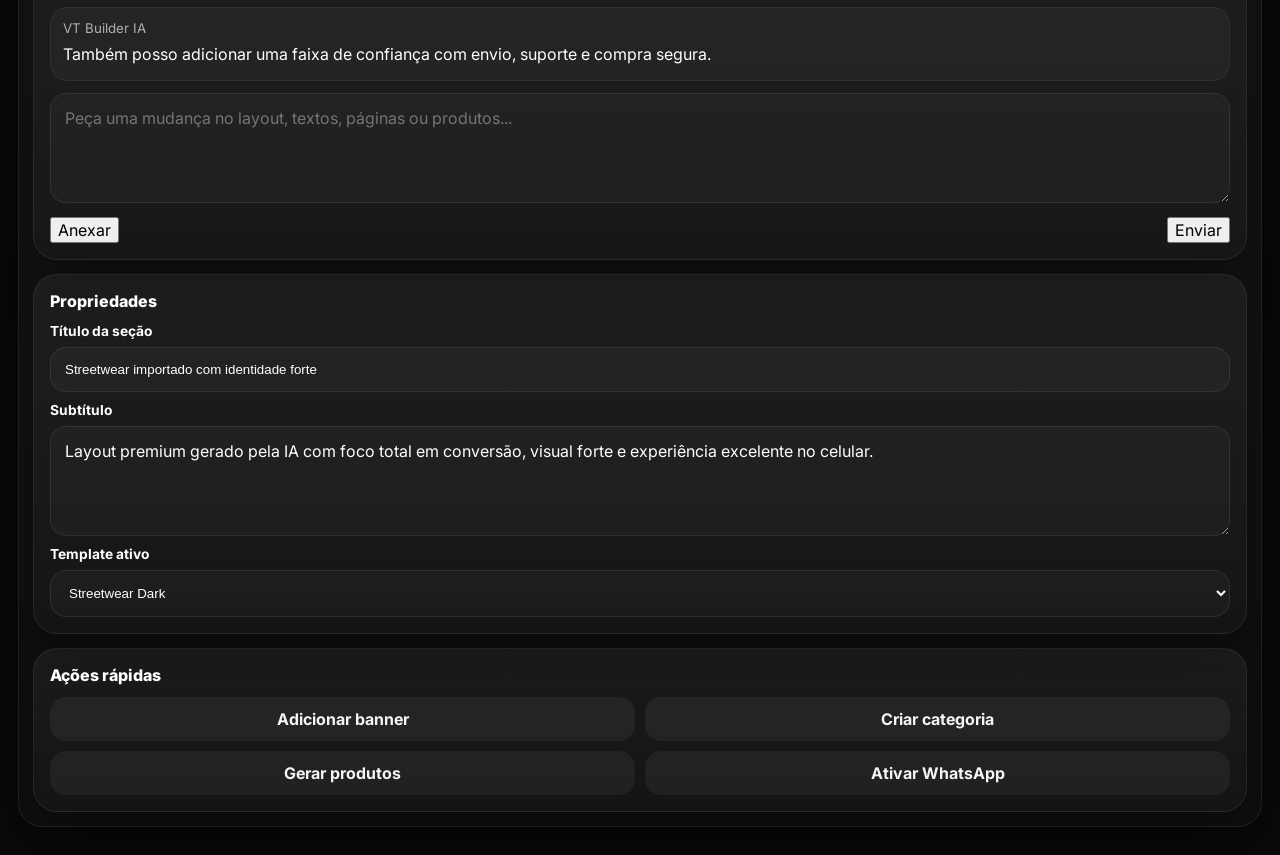
<file: workspace.html>
<!DOCTYPE html>
<html lang="pt-BR">
<head>
  <meta charset="UTF-8" />
  <meta name="viewport" content="width=device-width, initial-scale=1.0" />
  <title>VT Builder IA — Workspace</title>
  <meta name="description" content="Workspace principal do VT Builder IA com chat, páginas, preview, propriedades e ações de publicar/exportar." />
  <link rel="preconnect" href="https://fonts.googleapis.com">
  <link rel="preconnect" href="https://fonts.gstatic.com" crossorigin>
  <link href="https://fonts.googleapis.com/css2?family=Inter:wght@400;500;600;700;800;900&family=Space+Grotesk:wght@500;700&display=swap" rel="stylesheet">
  <link rel="stylesheet" href="styles.css" />
  <link rel="stylesheet" href="workspace.css" />
</head>
<body>
  <div class="noise" aria-hidden="true"></div>
  <div class="spotlight" aria-hidden="true"></div>

  <header class="header">
    <div class="container nav">
      <a href="index.html" class="brand">
        <span class="brand-mark">VT</span>
        <span class="brand-copy">
          <strong>VT Builder IA</strong>
          <small>Workspace principal</small>
        </span>
      </a>

      <div class="workspace-top-actions">
        <button class="btn btn-sm btn-outline">Salvar versão</button>
        <button class="btn btn-sm btn-outline">Exportar</button>
        <button class="btn btn-sm btn-primary">Publicar</button>
      </div>
    </div>
  </header>

  <main class="workspace-main">
    <div class="workspace-layout">
      <aside class="left-rail">
        <div class="rail-section project-box">
          <div class="project-top">
            <div>
              <strong>VT Imports</strong>
              <small>streetwear / sneakers</small>
            </div>
            <span class="status-pill">ativo</span>
          </div>

          <div class="project-stats">
            <div><strong>32</strong><span>produtos</span></div>
            <div><strong>8</strong><span>páginas</span></div>
            <div><strong>4</strong><span>banners</span></div>
          </div>
        </div>

        <div class="rail-section">
          <div class="rail-title">Páginas do projeto</div>
          <div class="page-tree">
            <button class="tree-item active" data-screen="home">Home</button>
            <button class="tree-item" data-screen="catalogo">Catálogo</button>
            <button class="tree-item" data-screen="produto">Produto</button>
            <button class="tree-item" data-screen="checkout">Checkout</button>
            <button class="tree-item" data-screen="contato">Contato</button>
            <button class="tree-item" data-screen="admin">Admin</button>
          </div>
        </div>

        <div class="rail-section">
          <div class="rail-title">Camadas</div>
          <div class="layers">
            <label><input type="checkbox" checked> Header fixo</label>
            <label><input type="checkbox" checked> Hero principal</label>
            <label><input type="checkbox" checked> Grid de categorias</label>
            <label><input type="checkbox" checked> Produtos em destaque</label>
            <label><input type="checkbox" checked> CTA WhatsApp</label>
            <label><input type="checkbox"> Depoimentos</label>
          </div>
        </div>

        <div class="rail-section">
          <div class="rail-title">Histórico</div>
          <div class="history-list">
            <div class="history-item"><strong>Agora</strong><span>Hero refinado</span></div>
            <div class="history-item"><strong>2 min</strong><span>Catálogo criado</span></div>
            <div class="history-item"><strong>6 min</strong><span>Layout inicial</span></div>
          </div>
        </div>
      </aside>

      <section class="center-stage">
        <div class="stage-toolbar">
          <div class="toolbar-left">
            <button class="view-btn active">Desktop</button>
            <button class="view-btn">Tablet</button>
            <button class="view-btn">Mobile</button>
          </div>
          <div class="toolbar-right">
            <span class="tiny-pill">Preview ao vivo</span>
            <span class="tiny-pill dark">Sem erros visuais</span>
          </div>
        </div>

        <div class="stage-frame">
          <div class="screen active" id="screen-home">
            <div class="site-preview">
              <div class="site-header">
                <div class="logo-mini"></div>
                <div class="menu-mini"></div>
              </div>
              <div class="hero-big">
                <div class="hero-copy-mini">
                  <span class="mini-tag">Nova fase</span>
                  <h3>Streetwear importado com identidade forte</h3>
                  <p>Layout premium gerado pela IA com foco total em conversão.</p>
                  <div class="hero-cta-mini"><span></span><span></span></div>
                </div>
                <div class="hero-art-mini"></div>
              </div>
              <div class="category-grid-mini">
                <div></div><div></div><div></div><div></div>
              </div>
              <div class="product-strip">
                <div></div><div></div><div></div>
              </div>
            </div>
          </div>

          <div class="screen" id="screen-catalogo">
            <div class="catalog-preview">
              <div class="catalog-toolbar"></div>
              <div class="catalog-layout">
                <div class="filter-col"></div>
                <div class="catalog-grid">
                  <div></div><div></div><div></div><div></div><div></div><div></div>
                </div>
              </div>
            </div>
          </div>

          <div class="screen" id="screen-produto">
            <div class="product-preview">
              <div class="product-image"></div>
              <div class="product-info">
                <div class="line-big"></div>
                <div class="line-mid"></div>
                <div class="line-small"></div>
                <div class="chip-row"><span></span><span></span><span></span></div>
                <div class="button-row"><div></div><div></div></div>
                <div class="text-block"></div>
              </div>
            </div>
          </div>

          <div class="screen" id="screen-checkout">
            <div class="checkout-preview">
              <div class="checkout-left">
                <div class="form-row"></div>
                <div class="form-row"></div>
                <div class="form-row"></div>
                <div class="form-row tall"></div>
              </div>
              <div class="checkout-right">
                <div class="summary-box"></div>
                <div class="summary-box small"></div>
              </div>
            </div>
          </div>

          <div class="screen" id="screen-contato">
            <div class="contact-preview">
              <div class="contact-card large"></div>
              <div class="contact-card"></div>
              <div class="contact-card"></div>
            </div>
          </div>

          <div class="screen" id="screen-admin">
            <div class="admin-preview">
              <div class="admin-side"></div>
              <div class="admin-main">
                <div class="admin-head"></div>
                <div class="admin-cards"><div></div><div></div><div></div></div>
                <div class="admin-table"></div>
              </div>
            </div>
          </div>
        </div>
      </section>

      <aside class="right-rail">
        <div class="rail-section">
          <div class="rail-title">Chat da IA</div>
          <div class="chat-thread">
            <div class="chat-msg user">
              <small>Você</small>
              <p>Deixa a home mais premium e melhora o bloco de promoções.</p>
            </div>
            <div class="chat-msg ai">
              <small>VT Builder IA</small>
              <p>Posso fazer isso. Vou aumentar o contraste, melhorar o hero e trocar a hierarquia dos cards promocionais.</p>
            </div>
            <div class="chat-msg ai">
              <small>VT Builder IA</small>
              <p>Também posso adicionar uma faixa de confiança com envio, suporte e compra segura.</p>
            </div>
          </div>
          <div class="prompt-box">
            <textarea id="promptInput" placeholder="Peça uma mudança no layout, textos, páginas ou produtos..."></textarea>
            <div class="prompt-actions">
              <button class="btn btn-xs btn-outline">Anexar</button>
              <button class="btn btn-xs btn-primary" id="sendPrompt">Enviar</button>
            </div>
          </div>
        </div>

        <div class="rail-section">
          <div class="rail-title">Propriedades</div>
          <div class="properties">
            <label class="prop">
              <span>Título da seção</span>
              <input type="text" value="Streetwear importado com identidade forte" />
            </label>
            <label class="prop">
              <span>Subtítulo</span>
              <textarea rows="4">Layout premium gerado pela IA com foco total em conversão, visual forte e experiência excelente no celular.</textarea>
            </label>
            <label class="prop">
              <span>Template ativo</span>
              <select>
                <option>Streetwear Dark</option>
                <option>Sneaker Launch</option>
                <option>Football Lifestyle</option>
              </select>
            </label>
          </div>
        </div>

        <div class="rail-section">
          <div class="rail-title">Ações rápidas</div>
          <div class="quick-actions-grid">
            <button class="quick-action">Adicionar banner</button>
            <button class="quick-action">Criar categoria</button>
            <button class="quick-action">Gerar produtos</button>
            <button class="quick-action">Ativar WhatsApp</button>
          </div>
        </div>
      </aside>
    </div>
  </main>

  <script src="app.js"></script>
  <script src="workspace.js"></script>
</body>
</html>
</file>
<file: styles.css>
:root{
  --bg:#0a0a0a;
  --bg-soft:#101010;
  --panel:#111111;
  --panel-2:#151515;
  --panel-3:#1b1b1b;
  --line:rgba(255,255,255,.08);
  --line-strong:rgba(255,255,255,.12);
  --text:#ffffff;
  --muted:rgba(255,255,255,.64);
  --muted-2:rgba(255,255,255,.42);
  --shadow:0 24px 70px rgba(0,0,0,.35);
}
*{box-sizing:border-box}
html,body{margin:0;padding:0}
html{background:var(--bg)}
body{
  font-family:'Inter',system-ui,-apple-system,BlinkMacSystemFont,'Segoe UI',sans-serif;
  background:
    radial-gradient(circle at 50% 22%, rgba(255,255,255,.04), transparent 22%),
    radial-gradient(circle at 14% 10%, rgba(255,255,255,.015), transparent 14%),
    radial-gradient(circle at 86% 12%, rgba(255,255,255,.015), transparent 14%),
    linear-gradient(180deg,#090909 0%,#0a0a0a 100%);
  color:var(--text);
}
button,textarea{font:inherit}
a{text-decoration:none;color:inherit}
.dashboard-body,.chat-body{min-height:100vh}
.app-shell{min-height:100vh}
.topbar{
  height:78px;display:flex;align-items:center;justify-content:space-between;
  padding:0 24px;border-bottom:1px solid var(--line);position:sticky;top:0;
  backdrop-filter:blur(12px);background:rgba(10,10,10,.88);z-index:50;
}
.topbar-side{min-width:60px;display:flex;align-items:center}
.topbar-side.right{justify-content:flex-end}
.brand{display:flex;align-items:center;gap:14px}
.brand-badge,.avatar{
  width:44px;height:44px;border-radius:50%;display:grid;place-items:center;font-weight:900
}
.brand-badge{background:#fff;color:#111}
.avatar{background:#1e1e1e;border:1px solid var(--line-strong)}
.brand-copy{display:flex;flex-direction:column;gap:3px}
.brand-copy strong{font-size:1.08rem;letter-spacing:-.03em}
.brand-copy span{color:var(--muted-2);font-size:.88rem}
.icon-btn,.circle-btn,.tab,.pill-btn,.mode-btn,.new-project-btn,.file-list button,.project-list button{
  border:none;cursor:pointer
}
.icon-btn{
  width:46px;height:46px;border-radius:14px;background:var(--panel-2);color:#fff;border:1px solid var(--line)
}
.icon-btn.small{width:38px;height:38px;border-radius:12px}
.mobile-only{display:none}
.dashboard-main{width:min(1200px,100%);margin:0 auto;padding:56px 24px 48px}
.hero{display:flex;flex-direction:column;align-items:center;text-align:center;gap:26px;padding:34px 0 10px}
.eyebrow{
  margin:0 0 10px;color:var(--muted);text-transform:uppercase;letter-spacing:.16em;font-size:.8rem;font-weight:800
}
.hero-copy h1{margin:0;font-size:clamp(2.4rem,6vw,4.4rem);line-height:.96;letter-spacing:-.06em}
.hero-text{margin:16px auto 0;max-width:840px;color:var(--muted);font-size:1.08rem;line-height:1.75}
.prompt-panel{
  width:min(920px,100%);background:linear-gradient(180deg,rgba(255,255,255,.03),rgba(255,255,255,.02));
  border:1px solid var(--line);border-radius:36px;padding:18px 18px 16px;box-shadow:var(--shadow)
}
.prompt-panel textarea{
  width:100%;min-height:150px;background:transparent;border:none;outline:none;resize:none;color:var(--text);
  font-size:1.04rem;line-height:1.65
}
.prompt-panel textarea::placeholder,.composer textarea::placeholder{color:var(--muted-2)}
.prompt-toolbar,.composer-actions{
  display:flex;align-items:center;justify-content:space-between;gap:14px
}
.prompt-actions,.composer-left,.preview-modes,.chat-topbar-actions{display:flex;align-items:center;gap:10px}
.circle-btn{
  width:46px;height:46px;border-radius:50%;display:grid;place-items:center
}
.circle-btn.subtle{background:var(--panel-2);color:#fff;border:1px solid var(--line)}
.circle-btn.send{background:#fff;color:#111;font-weight:900}
.tab-row{margin-top:34px;display:flex;gap:12px;flex-wrap:wrap}
.tab{
  padding:14px 18px;border-radius:18px;background:var(--panel-2);color:var(--muted);border:1px solid var(--line)
}
.tab.is-active{color:#111;background:#fff;font-weight:800}
.projects-grid{margin-top:22px;display:grid;grid-template-columns:repeat(3,minmax(0,1fr));gap:18px}
.project-card{
  background:linear-gradient(180deg,rgba(255,255,255,.03),rgba(255,255,255,.015));border:1px solid var(--line);
  border-radius:26px;overflow:hidden;cursor:pointer;transition:transform .18s ease,border-color .18s ease
}
.project-card:hover{transform:translateY(-2px);border-color:var(--line-strong)}
.project-preview{
  height:180px;background:
    radial-gradient(circle at 50% 50%, rgba(255,255,255,.05), transparent 34%),
    linear-gradient(145deg,#111,#080808)
}
.project-info{padding:18px}
.project-info strong{display:block;font-size:1.1rem;letter-spacing:-.03em}
.project-info span{display:block;margin-top:8px;color:var(--muted)}
.mobile-drawer{
  position:fixed;inset:0;background:rgba(0,0,0,.58);opacity:0;pointer-events:none;transition:opacity .2s ease;z-index:80
}
.mobile-drawer.is-open{opacity:1;pointer-events:auto}
.drawer-card{
  width:min(360px,92vw);height:100%;background:#0d0d0d;border-right:1px solid var(--line);padding:18px;overflow:auto
}
.drawer-head{display:flex;align-items:center;justify-content:space-between}
.drawer-list{margin-top:18px;display:grid;gap:10px}
.drawer-list button{
  padding:14px 16px;border:none;border-radius:16px;text-align:left;background:var(--panel-2);color:#fff;border:1px solid var(--line)
}
.chat-layout{min-height:100vh;display:grid;grid-template-columns:280px 1fr 420px}
.sidebar,.chat-main,.preview-panel{min-width:0}
.sidebar{
  border-right:1px solid var(--line);background:#0d0d0d;padding:16px;display:flex;flex-direction:column;gap:22px
}
.sidebar-head{display:flex;align-items:center;gap:10px}
.sidebar-back,.new-project-btn{
  background:var(--panel-2);border:1px solid var(--line);border-radius:14px;padding:11px 14px
}
.new-project-btn{flex:1;color:#fff}
.new-project-btn.full{width:100%;margin-top:8px}
.sidebar-section{display:flex;flex-direction:column;gap:10px}
.section-label{
  color:var(--muted-2);text-transform:uppercase;letter-spacing:.16em;font-size:.78rem;font-weight:800
}
.project-list,.file-list{display:grid;gap:8px}
.project-list button,.file-list button{
  text-align:left;padding:13px 14px;border-radius:15px;background:var(--panel-2);color:#fff;border:1px solid var(--line)
}
.project-list button.is-active{background:#fff;color:#111;font-weight:800}
.chat-main{display:grid;grid-template-rows:auto 1fr;min-height:100vh}
.chat-topbar{
  padding:18px 22px;border-bottom:1px solid var(--line);display:flex;align-items:center;justify-content:space-between;gap:16px;
  position:sticky;top:0;backdrop-filter:blur(12px);background:rgba(10,10,10,.88);z-index:30
}
.chat-topbar-left{display:flex;align-items:center;gap:14px}
.chat-topbar small{color:var(--muted-2)}
.chat-topbar h1{margin:4px 0 0;font-size:1.6rem;letter-spacing:-.04em}
.pill-btn{
  padding:12px 16px;border-radius:15px;background:var(--panel-2);color:#fff;border:1px solid var(--line)
}
.pill-btn.primary{background:#fff;color:#111;font-weight:900}
.chat-content{display:grid;grid-template-rows:1fr auto;min-height:0}
.conversation{
  padding:22px 22px 10px;overflow:auto;display:flex;flex-direction:column;gap:14px;scroll-behavior:smooth
}
.msg{
  max-width:760px;padding:16px 18px;border-radius:22px;background:var(--panel-2);border:1px solid var(--line);line-height:1.72
}
.msg.user{align-self:flex-end;background:#141414}
.msg.system{background:#101010;border-color:rgba(255,255,255,.12)}
.msg small{display:block;color:var(--muted-2);margin-bottom:8px}
.msg p{margin:0;white-space:pre-wrap}
.composer-wrap{
  border-top:1px solid var(--line);padding:14px 18px calc(18px + env(safe-area-inset-bottom));background:rgba(13,13,13,.96);
  position:sticky;bottom:0
}
.composer{
  background:linear-gradient(180deg,rgba(255,255,255,.03),rgba(255,255,255,.02));border:1px solid var(--line);
  border-radius:28px;padding:14px
}
.composer textarea{
  width:100%;min-height:24px;max-height:220px;border:none;outline:none;resize:none;background:transparent;color:#fff;line-height:1.65;
  overflow:auto
}
.preview-panel{
  border-left:1px solid var(--line);background:#0d0d0d;padding:16px;display:grid;grid-template-rows:auto 1fr;gap:14px
}
.preview-head{display:flex;align-items:center;justify-content:space-between;gap:12px}
.mode-btn{
  padding:10px 12px;border-radius:14px;background:var(--panel-2);color:#fff;border:1px solid var(--line)
}
.mode-btn.is-active{background:#fff;color:#111;font-weight:800}
.browser-frame{
  background:linear-gradient(180deg,rgba(255,255,255,.03),rgba(255,255,255,.01));border:1px solid var(--line);border-radius:24px;padding:12px;overflow:auto
}
.browser-dots{
  height:34px;border:1px solid var(--line);background:#121212;border-radius:16px;display:flex;align-items:center;gap:8px;padding:0 12px
}
.browser-dots span{width:10px;height:10px;border-radius:50%;background:rgba(255,255,255,.18)}
.site-canvas{
  margin-top:12px;border-radius:20px;border:1px solid var(--line);background:#090909;padding:14px
}
.site-header{
  height:58px;border-radius:16px;background:#111;display:flex;align-items:center;justify-content:space-between;padding:0 14px;border:1px solid var(--line)
}
.site-logo{width:120px;height:18px;border-radius:999px;background:rgba(255,255,255,.15)}
.site-nav{width:170px;height:16px;border-radius:999px;background:rgba(255,255,255,.08)}
.site-hero{margin-top:12px;display:grid;grid-template-columns:1fr .92fr;gap:12px}
.site-copy-card,.site-visual-card,.site-grid div,.site-strip{
  border-radius:20px;border:1px solid var(--line);background:linear-gradient(180deg,rgba(255,255,255,.04),rgba(255,255,255,.015))
}
.site-copy-card{padding:18px}
.site-chip{
  display:inline-flex;padding:6px 10px;border-radius:999px;background:rgba(255,255,255,.08);font-size:.82rem
}
.site-copy-card h2{margin:12px 0 10px;font-size:1.7rem;line-height:1.02;letter-spacing:-.04em}
.site-copy-card p{margin:0;color:var(--muted);line-height:1.65}
.site-buttons{margin-top:18px;display:flex;gap:10px}
.site-buttons span{width:120px;height:42px;border-radius:14px;background:rgba(255,255,255,.09)}
.site-visual-card{min-height:230px}
.site-grid{margin-top:12px;display:grid;grid-template-columns:repeat(3,1fr);gap:12px}
.site-grid div{height:170px}
.site-strip{margin-top:12px;height:120px}
@media (max-width:1100px){
  .dashboard-main{padding:34px 16px 34px}
  .topbar{padding:0 14px}
  .projects-grid{grid-template-columns:1fr}
  .chat-layout{grid-template-columns:1fr}
  .desktop-sidebar,.preview-panel{display:none}
  .mobile-only{display:grid}
  .hero{padding-top:18px}
  .hero-copy h1{font-size:clamp(2.2rem,12vw,3.3rem)}
  .chat-main{min-height:100vh}
  .chat-topbar{
    padding:14px;align-items:flex-start;flex-direction:column
  }
  .chat-topbar-actions{
    width:100%;overflow:auto;padding-bottom:2px
  }
  .conversation{
    padding:16px 14px 8px
  }
  .composer-wrap{
    padding:12px 12px calc(14px + env(safe-area-inset-bottom))
  }
}
</file>
<file: app.css>
/* Arquivo separado para futuras expansões do builder.
   A maior parte do layout está em styles.css para simplificar o MVP atual. */
</file>
<file: dashboard.css>
.dash-main{padding:16px}
.dash-layout{display:grid;grid-template-columns:250px 1fr;gap:16px;min-height:calc(100vh - 98px)}
.dash-sidebar,.dash-content,.usage-card,.metric-card,.panel-card,.project-card,.template-admin-card,.asset-box,.setting-field{
  background:linear-gradient(180deg, rgba(255,255,255,.05), rgba(255,255,255,.025));
  border:1px solid rgba(255,255,255,.07);
  border-radius:24px;
  box-shadow:0 20px 60px rgba(0,0,0,.32)
}
.dash-sidebar{padding:14px;display:grid;grid-template-rows:auto 1fr auto;gap:14px}
.side-user{display:flex;gap:12px;align-items:center;padding:10px}
.avatar{
  width:50px;height:50px;border-radius:16px;display:grid;place-items:center;
  background:linear-gradient(180deg, rgba(255,255,255,.16), rgba(255,255,255,.05));
  border:1px solid rgba(255,255,255,.08);font-weight:800
}
.side-user small{display:block;color:var(--muted);margin-top:4px}
.side-nav{display:grid;gap:8px}
.nav-item{
  border:none;background:rgba(255,255,255,.04);color:#f4f4f5;padding:14px 16px;border-radius:18px;
  text-align:left;font-weight:700;cursor:pointer
}
.nav-item.active{background:#fff;color:#09090b}
.usage-card{padding:16px}
.usage-line{display:flex;justify-content:space-between;gap:12px;margin-top:10px;color:#d4d4d8}
.dash-content{padding:18px}
.dash-panel{display:none}
.dash-panel.active{display:block}
.panel-head{
  display:flex;justify-content:space-between;align-items:end;gap:16px;flex-wrap:wrap;margin-bottom:20px
}
.panel-head h1{
  font-family:"Space Grotesk",sans-serif;
  font-size:clamp(2rem,4vw,3.2rem);line-height:1.02;letter-spacing:-.03em;margin:14px 0 10px
}
.panel-head p{color:var(--muted);max-width:68ch;line-height:1.72}
.head-actions,.dashboard-top-actions{display:flex;gap:10px;flex-wrap:wrap}
.stats-grid{display:grid;grid-template-columns:repeat(4,1fr);gap:14px;margin-bottom:16px}
.metric-card{padding:18px}
.metric-card small{display:block;color:var(--muted);margin-bottom:10px}
.metric-card strong{display:block;font-size:2rem;letter-spacing:-.03em}
.metric-card span{display:block;margin-top:8px;color:#d4d4d8}
.overview-grid{display:grid;grid-template-columns:1.4fr .7fr .7fr;gap:14px}
.panel-card{padding:18px}
.panel-card.large{grid-row:span 2}
.card-head{display:flex;justify-content:space-between;gap:12px;align-items:center;margin-bottom:14px}
.ghost-link{border:none;background:none;color:#d4d4d8;cursor:pointer;font-weight:700}
.table-wrap{overflow:auto}
table{width:100%;border-collapse:collapse}
th,td{padding:14px 12px;text-align:left;border-bottom:1px solid rgba(255,255,255,.06)}
th{color:#a1a1aa;font-size:.84rem;text-transform:uppercase;letter-spacing:.05em}
td{color:#f4f4f5}
.status{
  display:inline-flex;padding:7px 10px;border-radius:999px;font-size:.76rem;font-weight:800;
  border:1px solid rgba(255,255,255,.08)
}
.status.active{background:rgba(16,185,129,.12);color:#86efac}
.status.draft{background:rgba(245,158,11,.12);color:#fcd34d}
.status.published{background:rgba(96,165,250,.12);color:#93c5fd}
.stack-list,.health-list{display:grid;gap:12px}
.stack-item,.health-list div{
  padding:14px;border-radius:18px;background:rgba(255,255,255,.04);border:1px solid rgba(255,255,255,.06)
}
.stack-item b{display:block}.stack-item span,.health-list span{color:var(--muted)}
.health-list div{display:flex;justify-content:space-between;gap:12px}
.ok{color:#86efac}.warn{color:#fcd34d}
.projects-grid,.template-admin-grid,.assets-grid,.billing-grid,.settings-grid{
  display:grid;gap:14px
}
.projects-grid{grid-template-columns:repeat(3,1fr)}
.project-card{overflow:hidden}
.project-cover{height:170px;border-bottom:1px solid rgba(255,255,255,.06)}
.project-cover.dark{background:linear-gradient(155deg,#15151c,#08080b)}
.project-cover.blue{background:linear-gradient(155deg,#101827,#0b1220)}
.project-cover.green{background:linear-gradient(155deg,#131b18,#08100d)}
.project-meta{padding:16px}
.project-meta span{display:block;color:var(--muted);margin:6px 0 12px}
.project-tags{display:flex;gap:8px;flex-wrap:wrap}
.project-tags em{
  font-style:normal;padding:7px 10px;border-radius:999px;background:rgba(255,255,255,.05);border:1px solid rgba(255,255,255,.06);font-size:.78rem
}
.template-admin-grid{grid-template-columns:repeat(3,1fr)}
.template-admin-card{padding:16px}
.admin-thumb{height:180px;border-radius:18px;margin-bottom:14px;border:1px solid rgba(255,255,255,.06)}
.admin-thumb.black{background:linear-gradient(155deg,#181820,#09090c)}
.admin-thumb.gray{background:linear-gradient(155deg,#24242e,#121218)}
.admin-thumb.mixed{background:linear-gradient(155deg,#111318,#1b2027)}
.template-admin-card span{display:block;color:var(--muted);margin-top:8px}
.assets-grid{grid-template-columns:repeat(3,1fr)}
.asset-box{min-height:180px}
.billing-grid{grid-template-columns:1fr 1fr}
.billing-bars{display:grid;gap:10px;margin-top:12px}
.bar{height:12px;border-radius:999px;overflow:hidden;background:rgba(255,255,255,.06);border:1px solid rgba(255,255,255,.08)}
.bar i{display:block;height:100%;background:linear-gradient(90deg,#fff,rgba(255,255,255,.48));border-radius:999px}
.settings-grid{grid-template-columns:1fr 1fr}
.setting-field{padding:16px;display:grid;gap:8px}
.setting-field span{font-size:.86rem;font-weight:700}
.setting-field input,.setting-field select{
  width:100%;background:rgba(255,255,255,.03);color:#fff;border:1px solid rgba(255,255,255,.08);
  border-radius:16px;padding:14px;outline:none
}
@media (max-width:1180px){
  .stats-grid,.overview-grid,.projects-grid,.template-admin-grid,.assets-grid,.billing-grid,.settings-grid{grid-template-columns:1fr 1fr}
}
@media (max-width:920px){
  .dash-layout{grid-template-columns:1fr}
  .dash-sidebar{grid-template-rows:auto auto auto}
  .dashboard-top-actions{display:none}
}
@media (max-width:640px){
  .stats-grid,.overview-grid,.projects-grid,.template-admin-grid,.assets-grid,.billing-grid,.settings-grid{grid-template-columns:1fr}
  .dash-main{padding:12px}
  .dash-content{padding:14px}
}
</file>
<file: onboarding.css>
.onboarding-main{padding-bottom:90px}
.onboarding-hero{padding-bottom:34px}
.onboarding-top{display:grid;grid-template-columns:1.02fr .98fr;gap:24px;align-items:start}
.onboarding-copy h1{
  font-family:"Space Grotesk",sans-serif;
  font-size:clamp(2.4rem,5vw,4.8rem);
  line-height:.97;letter-spacing:-.04em;margin:18px 0 16px;max-width:12ch
}
.onboarding-copy p{color:var(--muted);line-height:1.75;font-size:1.02rem;max-width:62ch}
.progress-wrap{margin-top:24px}
.progress-head{display:flex;align-items:center;justify-content:space-between;margin-bottom:10px}
.progress-head strong{font-size:.96rem}
.progress-head span{color:var(--muted)}
.progress-bar{
  height:12px;border-radius:999px;overflow:hidden;background:rgba(255,255,255,.06);
  border:1px solid rgba(255,255,255,.08)
}
.progress-bar span{
  display:block;height:100%;width:22%;
  background:linear-gradient(90deg, rgba(255,255,255,.88), rgba(255,255,255,.44));
  border-radius:999px;transition:width .25s ease
}
.quick-preview,.step-box,.form-shell,.quick-card,.summary-card{
  background:linear-gradient(180deg, rgba(255,255,255,.05), rgba(255,255,255,.025));
  border:1px solid rgba(255,255,255,.07);
  border-radius:28px;
  box-shadow:0 30px 80px rgba(0,0,0,.45)
}
.quick-card{padding:22px}
.quick-head{display:flex;align-items:center;gap:8px;font-weight:700;margin-bottom:16px}
.quick-body h3{font-size:1.55rem;margin:0 0 8px}
.quick-body p{margin:0;color:var(--muted)}
.preview-pills{display:flex;gap:10px;flex-wrap:wrap;margin:18px 0}
.preview-pills span{
  padding:9px 12px;border-radius:999px;background:rgba(255,255,255,.06);
  border:1px solid rgba(255,255,255,.08);font-size:.84rem
}
.preview-palette{display:flex;gap:10px;margin:18px 0 20px}
.preview-palette span{
  width:44px;height:44px;border-radius:14px;border:1px solid rgba(255,255,255,.08);
  background:rgba(255,255,255,.08);position:relative
}
.preview-palette span:nth-child(1){background:#0b0b10}
.preview-palette span:nth-child(2){background:#fafafa}
.preview-palette span:nth-child(3){background:#5b5b66}
.preview-mini-window{
  padding:16px;border-radius:22px;background:#0a0a0d;border:1px solid rgba(255,255,255,.06)
}
.mini-line{height:14px;border-radius:999px;background:linear-gradient(180deg, rgba(255,255,255,.08), rgba(255,255,255,.03));margin-bottom:12px}
.mini-line.lg{height:28px;width:82%}
.mini-line.sm{width:58%}
.mini-btn-row{display:flex;gap:10px;margin-top:18px}
.mini-btn-row div{
  flex:1;height:46px;border-radius:14px;background:linear-gradient(180deg, rgba(255,255,255,.10), rgba(255,255,255,.03));
  border:1px solid rgba(255,255,255,.06)
}
.onboarding-grid{display:grid;grid-template-columns:240px 1fr;gap:20px;align-items:start}
.step-sidebar{position:sticky;top:98px}
.step-box{padding:18px;display:grid;gap:10px}
.step-box strong{margin-bottom:8px}
.step-link{
  text-align:left;border:none;border-radius:16px;padding:14px;background:rgba(255,255,255,.04);
  color:#d4d4d8;cursor:pointer;font-weight:700
}
.step-link.active{background:#fff;color:#09090b}
.form-shell{padding:24px}
.builder-form{display:grid;gap:24px}
.form-step{display:none}
.form-step.active{display:block}
.step-title{margin-bottom:22px}
.step-title h2{
  font-family:"Space Grotesk",sans-serif;
  font-size:clamp(1.8rem,3vw,3rem);
  letter-spacing:-.03em;line-height:1.06;margin:14px 0 10px
}
.step-title p{color:var(--muted);line-height:1.72;max-width:65ch}
.field-grid{display:grid;gap:16px}
.field-grid.two{grid-template-columns:1fr 1fr}
.field-grid.three{grid-template-columns:repeat(3,1fr)}
.field{display:grid;gap:10px}
.field span,.field-label{font-size:.92rem;font-weight:700}
.field input,.field textarea,.field select{
  width:100%;background:rgba(255,255,255,.03);color:#fff;border:1px solid rgba(255,255,255,.08);
  border-radius:18px;padding:16px 18px;outline:none
}
.field textarea{resize:vertical;min-height:120px}
.field input::placeholder,.field textarea::placeholder{color:#757583}
.palette-group{display:grid;gap:12px}
.palette-options{display:flex;gap:12px;flex-wrap:wrap}
.palette-option,.check-card{
  position:relative;display:flex;align-items:center;gap:10px;padding:14px 16px;border-radius:18px;
  background:rgba(255,255,255,.04);border:1px solid rgba(255,255,255,.07);cursor:pointer
}
.palette-option input,.check-card input{accent-color:#fff}
.check-grid{display:grid;grid-template-columns:repeat(2,1fr);gap:14px}
.summary-card{padding:20px;background:#0a0a0d}
.summary-card pre{
  margin:0;white-space:pre-wrap;word-break:break-word;color:#e4e4e7;line-height:1.65;font-size:.92rem
}
.form-actions,.summary-actions{display:flex;gap:14px;flex-wrap:wrap}
.desktop-only{display:flex}
@media (max-width: 1100px){
  .onboarding-top,.onboarding-grid,.field-grid.two,.field-grid.three,.check-grid{grid-template-columns:1fr}
  .step-sidebar{position:relative;top:auto}
}
@media (max-width: 820px){
  .desktop-only{display:none}
  .form-shell{padding:18px}
}
</file>
<file: workspace.css>
.workspace-main{padding:18px 18px 28px}
.workspace-layout{
  display:grid;
  grid-template-columns:260px 1fr 360px;
  gap:16px;
  min-height:calc(100vh - 100px);
}
.left-rail,.right-rail,.stage-frame,.rail-section,.project-box{
  background:linear-gradient(180deg, rgba(255,255,255,.05), rgba(255,255,255,.025));
  border:1px solid rgba(255,255,255,.07);
  border-radius:24px;
  box-shadow:0 20px 60px rgba(0,0,0,.32);
}
.left-rail,.right-rail{padding:14px;display:grid;gap:14px;align-content:start}
.project-box{padding:16px}
.project-top{display:flex;justify-content:space-between;gap:10px}
.project-top strong{display:block}
.project-top small{color:var(--muted);display:block;margin-top:4px}
.status-pill,.tiny-pill{
  display:inline-flex;align-items:center;justify-content:center;
  padding:8px 10px;border-radius:999px;font-size:.78rem;
  border:1px solid rgba(255,255,255,.08);background:rgba(255,255,255,.06)
}
.status-pill{height:max-content}
.project-stats{display:grid;grid-template-columns:repeat(3,1fr);gap:10px;margin-top:16px}
.project-stats div{
  padding:12px;border-radius:18px;background:rgba(255,255,255,.04);border:1px solid rgba(255,255,255,.06);
  text-align:center
}
.project-stats strong{display:block;font-size:1.2rem}
.project-stats span{font-size:.8rem;color:var(--muted)}
.rail-section{padding:16px}
.rail-title{font-weight:800;margin-bottom:12px}
.page-tree,.layers,.history-list,.properties,.quick-actions-grid{display:grid;gap:10px}
.tree-item,.quick-action,.view-btn{
  border:none;border-radius:16px;padding:12px 14px;background:rgba(255,255,255,.05);color:#f4f4f5;
  text-align:left;cursor:pointer;font-weight:700
}
.tree-item.active,.view-btn.active{background:#fff;color:#09090b}
.layers label,.history-item{
  padding:12px;border-radius:16px;background:rgba(255,255,255,.04);border:1px solid rgba(255,255,255,.06)
}
.layers label{display:flex;gap:10px;align-items:center;color:#e4e4e7}
.history-item strong{display:block;font-size:.82rem;color:#fff}
.history-item span{font-size:.84rem;color:var(--muted)}
.center-stage{display:grid;grid-template-rows:auto 1fr;gap:12px}
.stage-toolbar{
  padding:10px 14px;border-radius:20px;border:1px solid rgba(255,255,255,.07);
  background:rgba(255,255,255,.04);display:flex;justify-content:space-between;gap:12px;align-items:center
}
.toolbar-left,.toolbar-right{display:flex;gap:10px;flex-wrap:wrap}
.tiny-pill.dark{background:#0b0b10}
.stage-frame{padding:16px;min-height:740px}
.screen{display:none}
.screen.active{display:block}
.site-preview,.catalog-preview,.product-preview,.checkout-preview,.contact-preview,.admin-preview{
  min-height:700px;border-radius:22px;background:#09090c;border:1px solid rgba(255,255,255,.06);padding:14px
}
.site-header,.catalog-toolbar,.admin-head{
  height:58px;border-radius:18px;background:rgba(255,255,255,.06);border:1px solid rgba(255,255,255,.06)
}
.site-header{display:flex;align-items:center;justify-content:space-between;padding:0 16px}
.logo-mini{width:120px;height:22px;border-radius:999px;background:rgba(255,255,255,.18)}
.menu-mini{width:240px;height:18px;border-radius:999px;background:rgba(255,255,255,.1)}
.hero-big{
  margin-top:12px;border-radius:24px;padding:20px;min-height:250px;
  display:grid;grid-template-columns:1.1fr .9fr;gap:16px;
  background:radial-gradient(circle at 20% 10%, rgba(255,255,255,.12), transparent 28%),linear-gradient(155deg,#16161e,#0f0f13)
}
.mini-tag{display:inline-flex;padding:6px 10px;border-radius:999px;background:rgba(255,255,255,.08);border:1px solid rgba(255,255,255,.08);font-size:.76rem}
.hero-copy-mini h3{font-family:"Space Grotesk",sans-serif;font-size:2rem;line-height:1.02;letter-spacing:-.03em;max-width:12ch;margin:14px 0 10px}
.hero-copy-mini p{color:var(--muted);max-width:52ch}
.hero-cta-mini{display:flex;gap:12px;margin-top:20px}
.hero-cta-mini span{display:block;width:160px;height:46px;border-radius:14px;background:rgba(255,255,255,.1);border:1px solid rgba(255,255,255,.06)}
.hero-art-mini{border-radius:24px;background:radial-gradient(circle at 30% 30%, rgba(255,255,255,.3), transparent 25%),linear-gradient(180deg, rgba(255,255,255,.14), rgba(255,255,255,.03));border:1px solid rgba(255,255,255,.08)}
.category-grid-mini,.product-strip,.catalog-layout,.chip-row,.button-row,.contact-preview,.admin-cards{display:grid;gap:12px}
.category-grid-mini{grid-template-columns:repeat(4,1fr);margin-top:12px}
.category-grid-mini div,.product-strip div,.catalog-grid div,.product-image,.product-info,.filter-col,.checkout-left,.checkout-right,.contact-card,.admin-side,.admin-table,.summary-box,.form-row,.text-block{
  border-radius:20px;background:linear-gradient(180deg, rgba(255,255,255,.08), rgba(255,255,255,.03));border:1px solid rgba(255,255,255,.06)
}
.category-grid-mini div{height:120px}
.product-strip{grid-template-columns:repeat(3,1fr);margin-top:12px}
.product-strip div{height:180px}
.catalog-toolbar{margin-bottom:12px}
.catalog-layout{grid-template-columns:220px 1fr}
.filter-col{min-height:560px}
.catalog-grid{display:grid;grid-template-columns:repeat(3,1fr);gap:12px}
.catalog-grid div{height:180px}
.product-preview{display:grid;grid-template-columns:1fr .95fr;gap:12px}
.product-image{min-height:650px}
.product-info{padding:18px}
.line-big,.line-mid,.line-small{
  height:20px;border-radius:999px;background:rgba(255,255,255,.08);margin-bottom:12px
}
.line-big{height:34px;width:78%}.line-mid{width:56%}.line-small{width:38%}
.chip-row{grid-template-columns:repeat(3,54px);margin:18px 0}
.chip-row span{height:54px;border-radius:16px;background:rgba(255,255,255,.08);border:1px solid rgba(255,255,255,.06)}
.button-row{grid-template-columns:1fr 1fr;margin-bottom:16px}
.button-row div{height:54px;border-radius:16px;background:rgba(255,255,255,.1);border:1px solid rgba(255,255,255,.06)}
.text-block{height:320px}
.checkout-preview{display:grid;grid-template-columns:1.1fr .9fr;gap:12px}
.checkout-left,.checkout-right{padding:16px;display:grid;gap:12px;align-content:start}
.form-row{height:58px}.form-row.tall{height:180px}.summary-box{height:180px}.summary-box.small{height:100px}
.contact-preview{grid-template-columns:1.2fr 1fr;grid-template-rows:1fr 1fr}
.contact-card{min-height:180px}.contact-card.large{grid-row:span 2}
.admin-preview{display:grid;grid-template-columns:120px 1fr;gap:12px}
.admin-side{min-height:670px}.admin-main{display:grid;gap:12px}.admin-cards{grid-template-columns:repeat(3,1fr)}.admin-cards div{height:140px;border-radius:20px;background:linear-gradient(180deg, rgba(255,255,255,.08), rgba(255,255,255,.03));border:1px solid rgba(255,255,255,.06)}.admin-table{height:300px}
.chat-thread{display:grid;gap:10px;max-height:340px;overflow:auto;margin-bottom:12px}
.chat-msg{
  padding:12px;border-radius:18px;background:rgba(255,255,255,.04);border:1px solid rgba(255,255,255,.06)
}
.chat-msg small{display:block;color:var(--muted);margin-bottom:6px}
.chat-msg p{margin:0;line-height:1.6}
.prompt-box textarea,.prop input,.prop textarea,.prop select{
  width:100%;background:rgba(255,255,255,.03);color:#fff;border:1px solid rgba(255,255,255,.08);
  border-radius:16px;padding:14px;outline:none
}
.prompt-box textarea{min-height:110px;resize:vertical}
.prompt-actions{display:flex;justify-content:space-between;gap:10px;margin-top:10px}
.prop{display:grid;gap:8px}
.prop span{font-size:.86rem;font-weight:700}
.quick-actions-grid{grid-template-columns:1fr 1fr}
.quick-action{text-align:center}
.workspace-top-actions{display:flex;gap:10px;flex-wrap:wrap}
@media (max-width:1280px){
  .workspace-layout{grid-template-columns:240px 1fr}
  .right-rail{grid-column:1 / -1;grid-row:auto}
}
@media (max-width:980px){
  .workspace-layout{grid-template-columns:1fr}
  .left-rail,.right-rail{grid-template-columns:1fr}
  .hero-big,.catalog-layout,.product-preview,.checkout-preview,.contact-preview,.admin-preview{grid-template-columns:1fr}
  .category-grid-mini,.product-strip,.catalog-grid,.admin-cards,.quick-actions-grid{grid-template-columns:1fr 1fr}
}
@media (max-width:640px){
  .workspace-main{padding:12px}
  .workspace-top-actions{display:none}
  .stage-frame{padding:10px}
  .category-grid-mini,.product-strip,.catalog-grid,.admin-cards,.quick-actions-grid{grid-template-columns:1fr}
  .hero-copy-mini h3{font-size:1.5rem}
}
</file>
